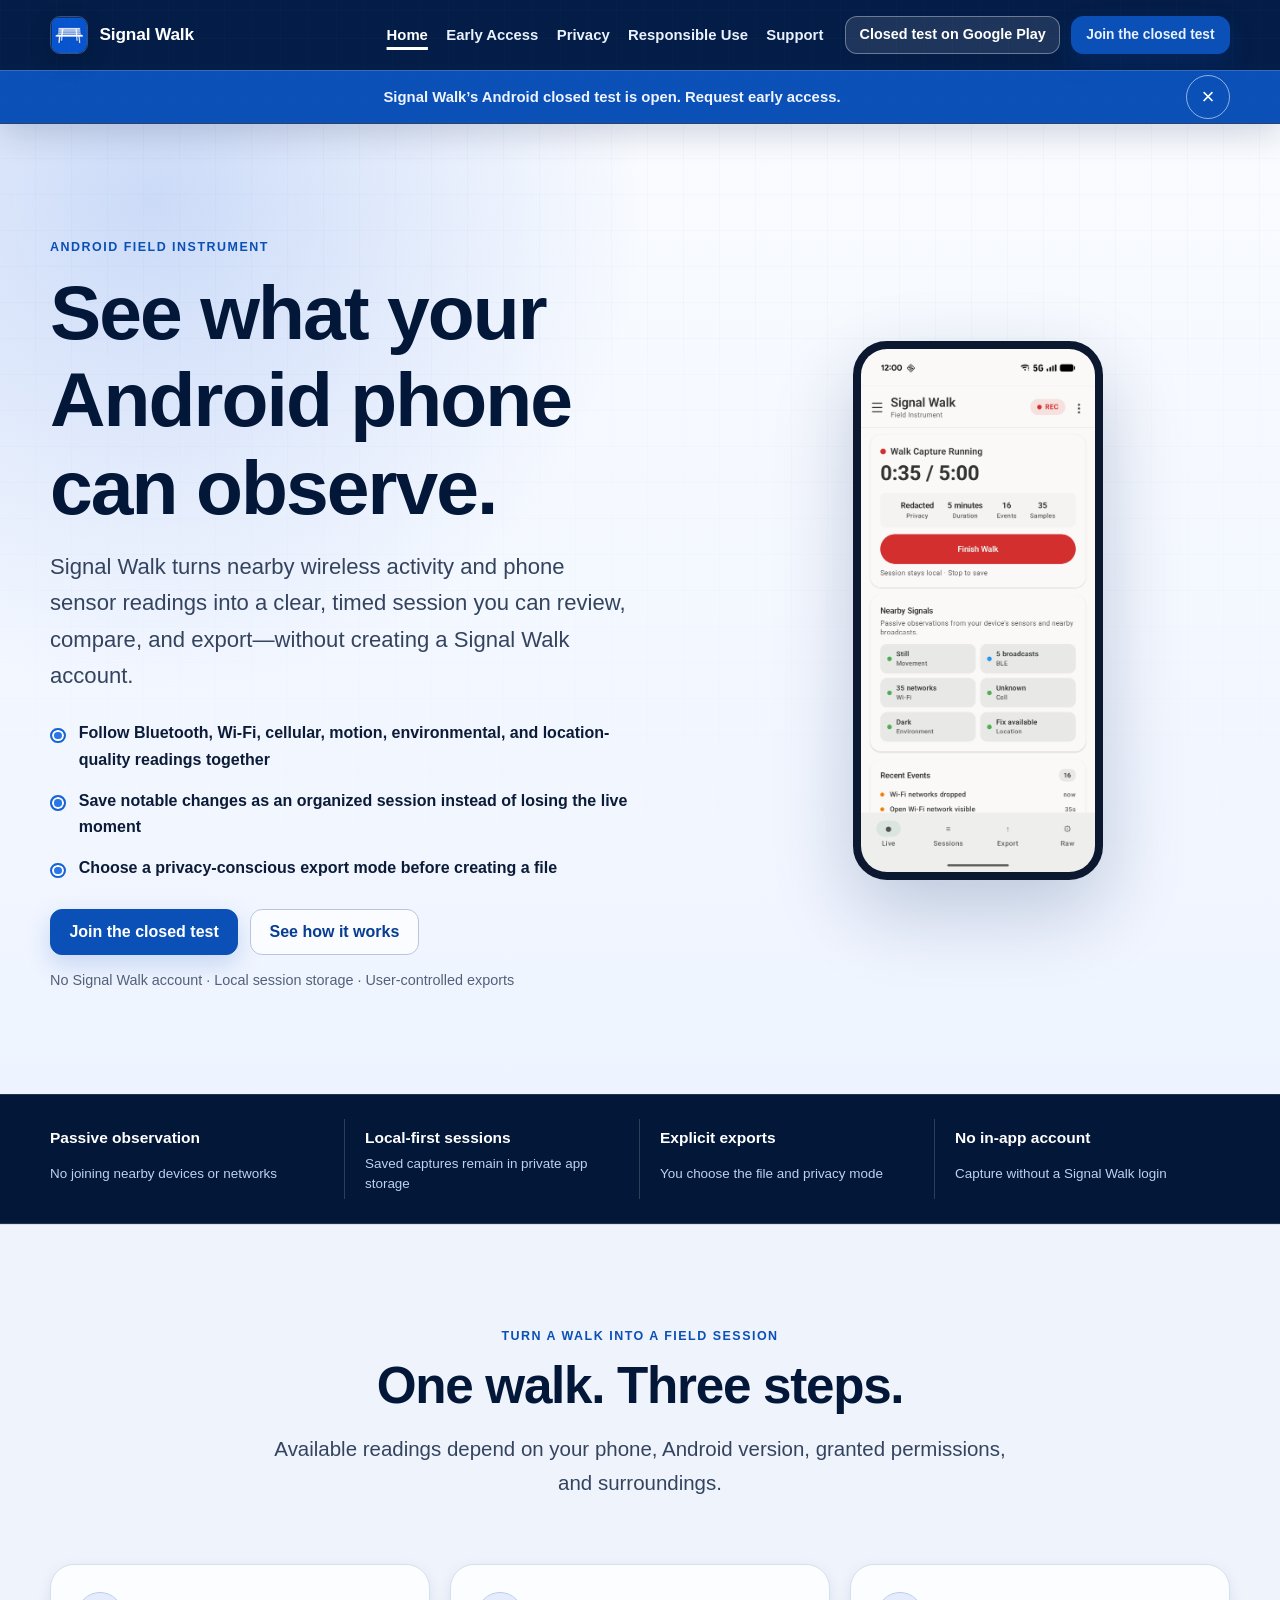
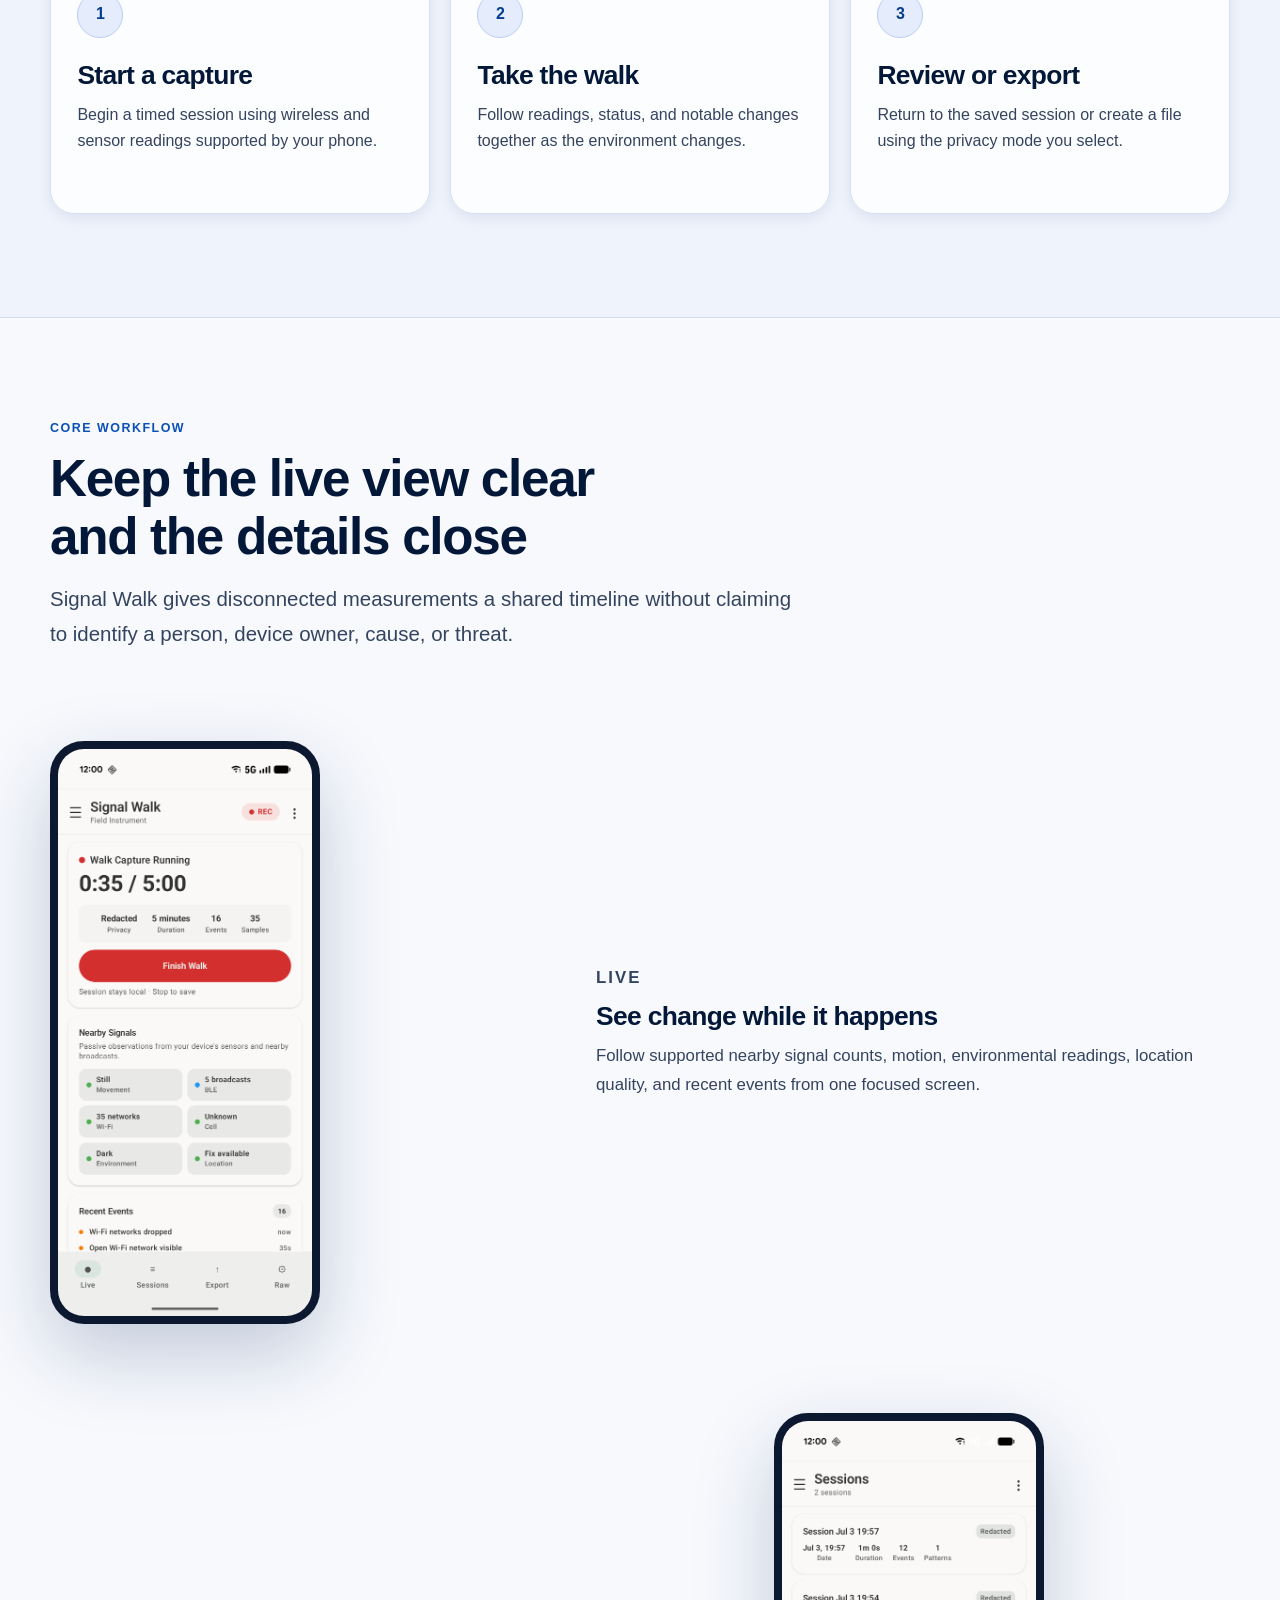
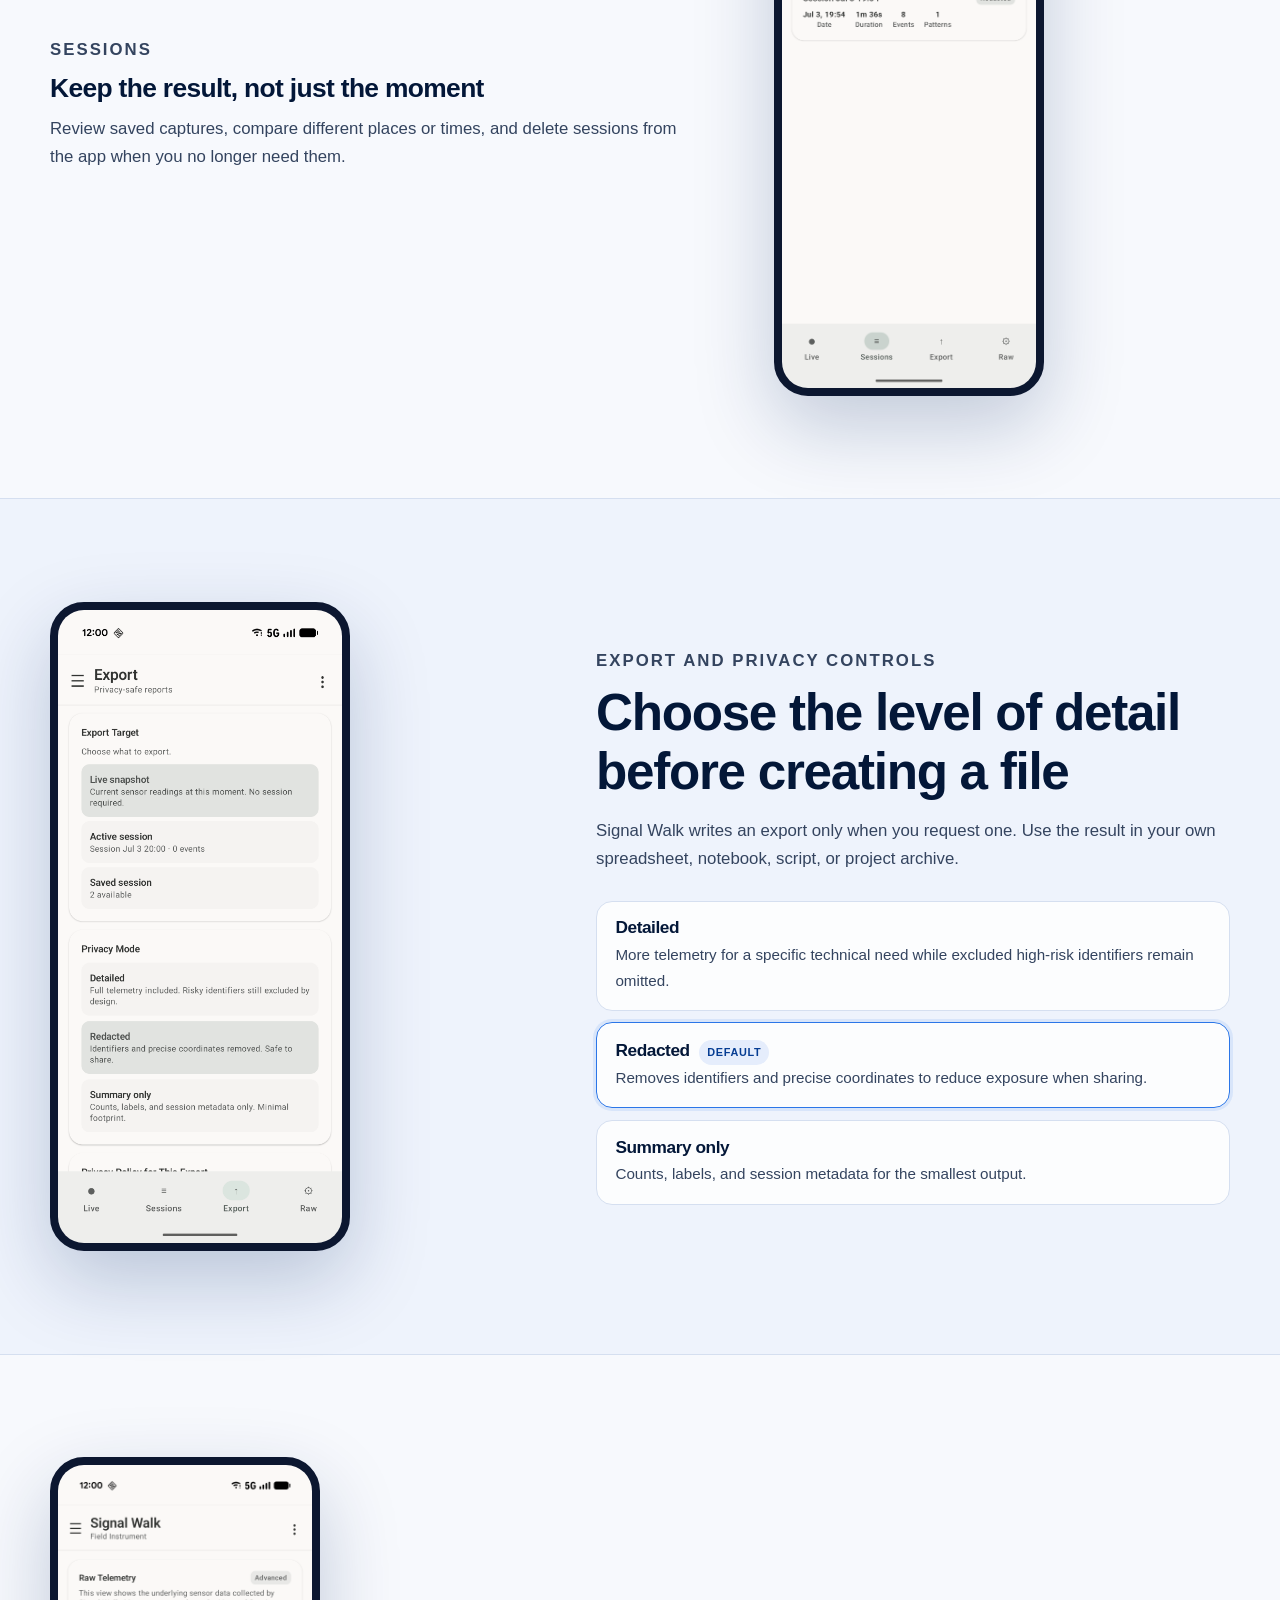
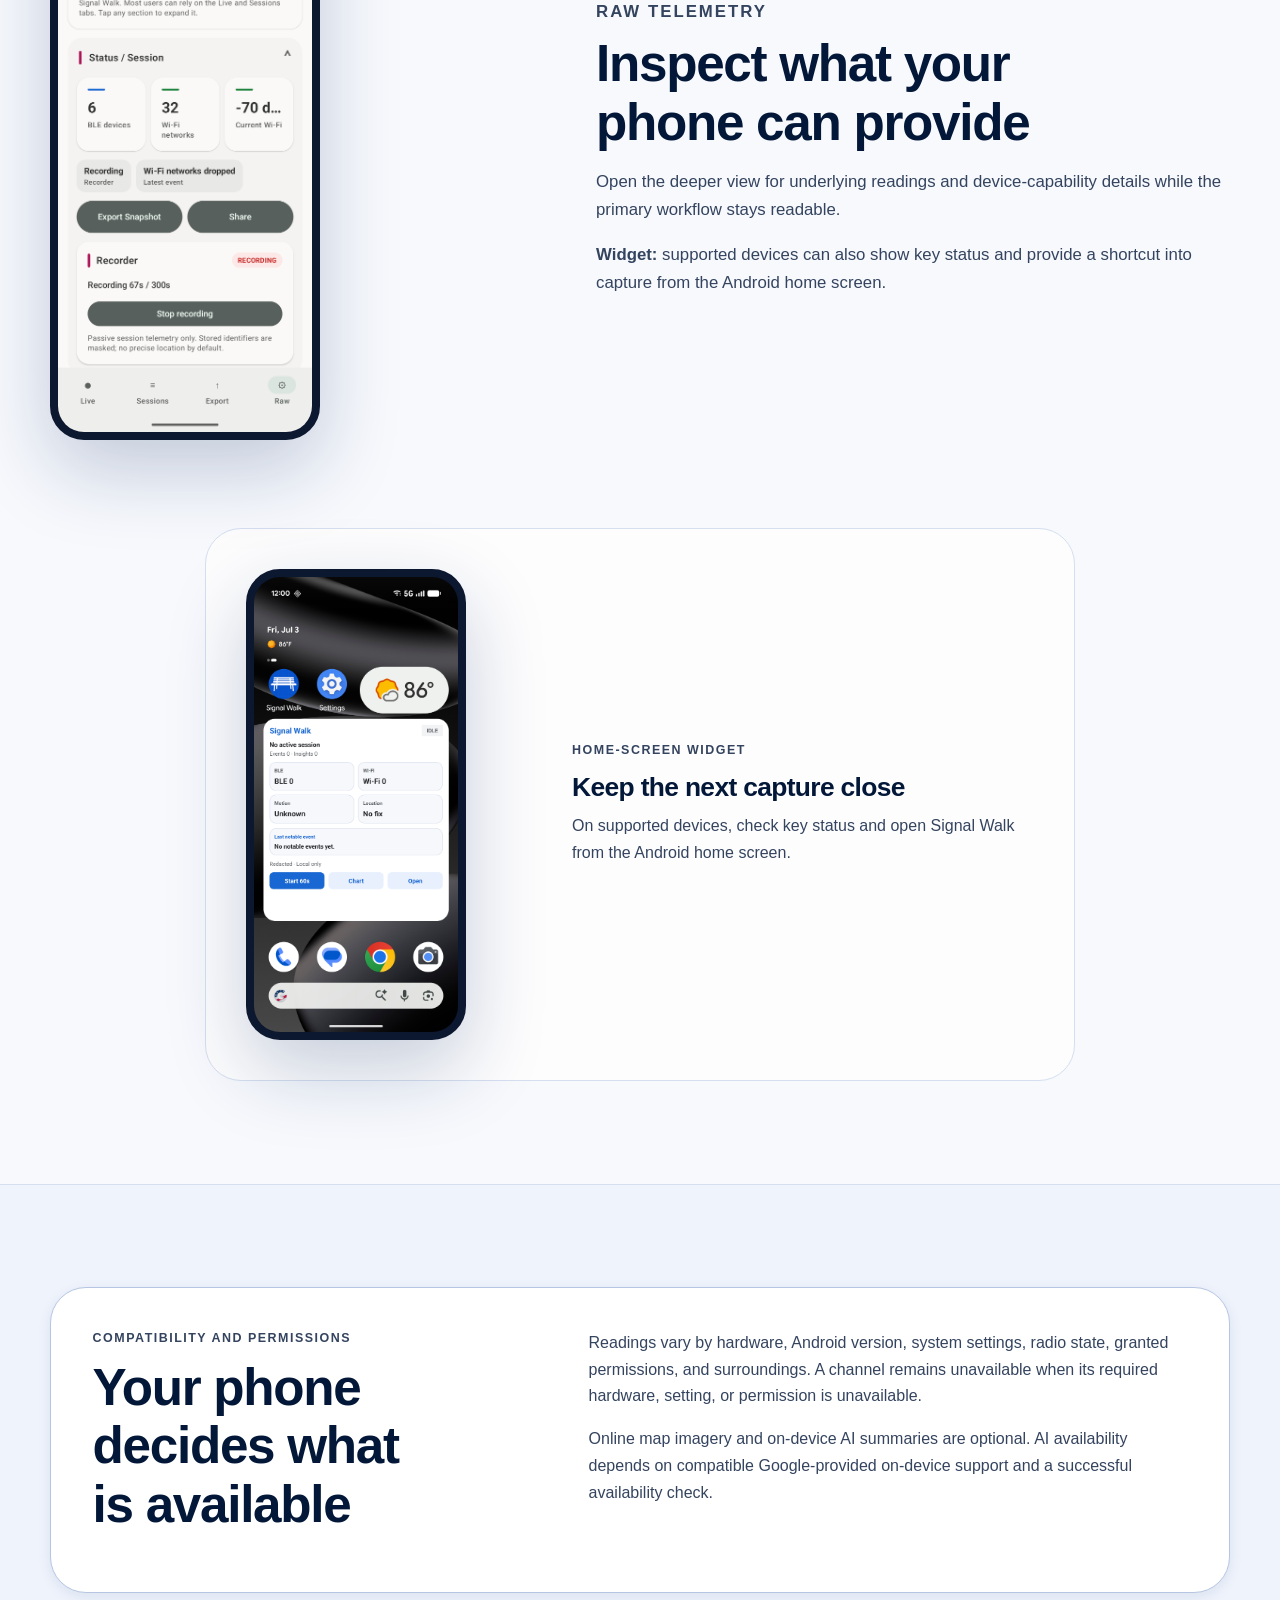
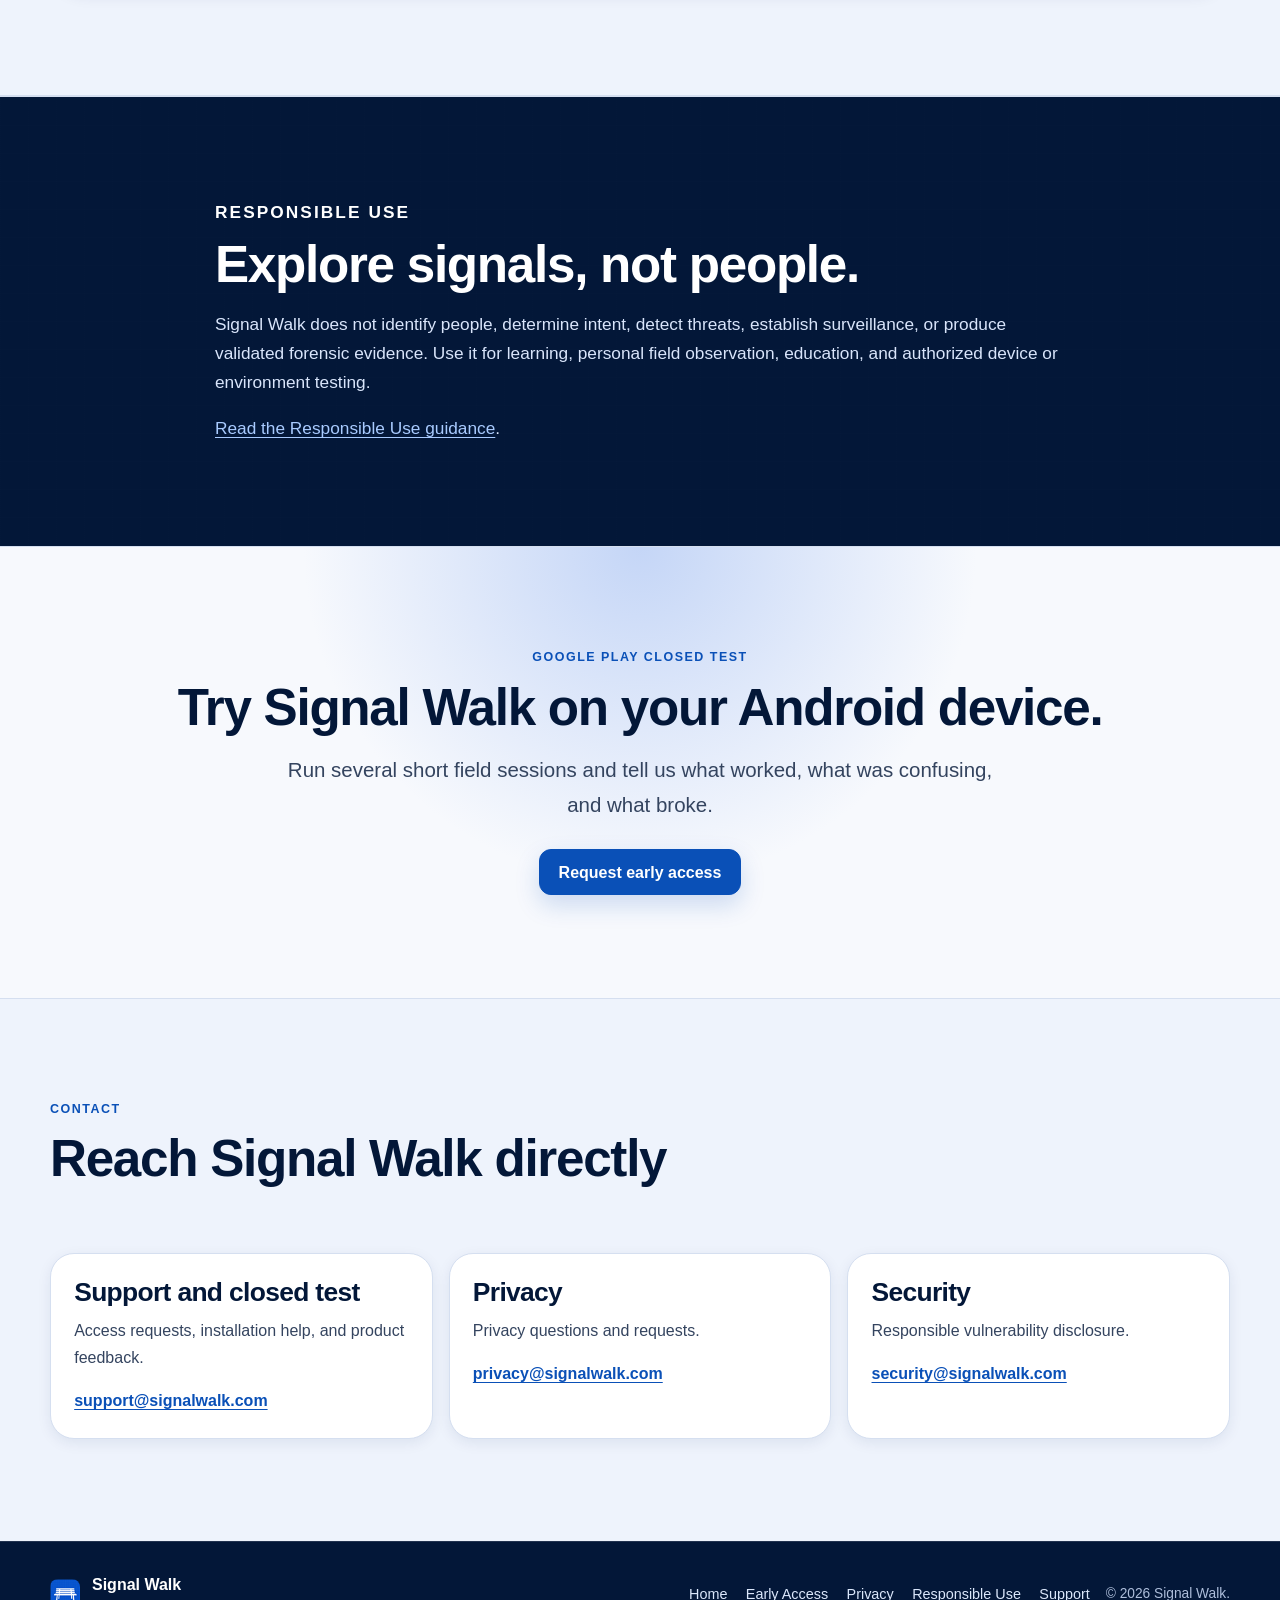
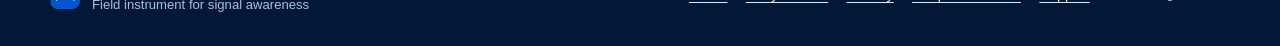
<file: index.html>
<!doctype html>
<html lang="en">
<head>
  <meta charset="utf-8">
  <meta name="viewport" content="width=device-width,initial-scale=1">
  <title>Signal Walk — Explore Android wireless and sensor readings</title>
  <meta name="description" content="Turn nearby wireless activity and Android sensor readings into organized sessions you can review, compare, and export. Request access to the Google Play closed test.">
  <link rel="canonical" href="https://signalwalk.com/">
  <meta name="theme-color" content="#063d93">
  <link rel="icon" type="image/png" href="icon-48.png">
  <link rel="apple-touch-icon" href="icon-192.png">
  <link rel="stylesheet" href="site-final.css">
  <meta property="og:type" content="website">
  <meta property="og:site_name" content="Signal Walk">
  <meta property="og:url" content="https://signalwalk.com/">
  <meta property="og:title" content="Signal Walk — See what your Android phone can observe">
  <meta property="og:description" content="Organize nearby wireless activity and Android sensor readings into sessions you can review and export.">
  <meta property="og:image" content="https://signalwalk.com/social-card.jpg">
  <meta property="og:image:width" content="1024">
  <meta property="og:image:height" content="500">
  <meta property="og:image:alt" content="Signal Walk, an Android field instrument for signal awareness">
  <meta name="twitter:card" content="summary_large_image">
  <meta name="twitter:title" content="Signal Walk — See what your Android phone can observe">
  <meta name="twitter:description" content="Organize nearby wireless activity and Android sensor readings into sessions you can review and export.">
  <meta name="twitter:image" content="https://signalwalk.com/social-card.jpg">
  <meta name="twitter:image:alt" content="Signal Walk, an Android field instrument for signal awareness">
  <script type="application/ld+json">
  {
    "@context": "https://schema.org",
    "@type": "SoftwareApplication",
    "name": "Signal Walk",
    "description": "An Android field instrument that organizes nearby wireless and sensor observations into sessions you can review, compare, and export.",
    "applicationCategory": "UtilitiesApplication",
    "operatingSystem": "Android",
    "url": "https://signalwalk.com/",
    "image": "https://signalwalk.com/social-card.jpg",
    "author": {
      "@type": "Organization",
      "name": "Signal Walk",
      "email": "developer@signalwalk.com"
    }
  }
  </script>
</head>
<body>
<a class="skip-link" href="#main">Skip to content</a>
<header class="site-header">
  <div class="header-inner">
    <a class="brand" href="./" aria-label="Signal Walk home"><img class="mark" src="icon-48.png" alt="" width="40" height="40"><span class="site-name">Signal Walk</span></a>
    <button class="nav-toggle" type="button" aria-expanded="false" aria-controls="site-nav" aria-label="Open navigation menu"><span class="bar"></span><span class="bar"></span><span class="bar"></span></button>
    <nav class="site-nav" id="site-nav" aria-label="Primary">
      <ul class="nav-links">
        <li><a href="./" aria-current="page">Home</a></li>
        <li><a href="early-access/">Early Access</a></li>
        <li><a href="privacy/">Privacy</a></li>
        <li><a href="responsible-use/">Responsible Use</a></li>
        <li><a href="#contact">Support</a></li>
      </ul>
      <div class="header-actions"><span class="header-cta badge-soon">Closed test on Google Play</span><a class="button header-signup" href="early-access/">Join the closed test</a></div>
    </nav>
  </div>
  <div class="early-access-strip" data-announcement role="region" aria-label="Early access announcement">
    <div class="header-inner early-access-strip-inner">
      <a class="early-access-strip-text" href="early-access/">Signal Walk’s Android closed test is open. Request early access.</a>
      <button class="announcement-dismiss" data-dismiss-announcement type="button" aria-label="Dismiss early access announcement">&times;</button>
    </div>
  </div>
</header>
<main id="main">
  <section class="hero">
    <div class="section-inner hero-grid">
      <div class="hero-copy-block">
        <p class="eyebrow">Android field instrument</p>
        <h1>See what your Android phone can observe.</h1>
        <p class="hero-copy">Signal Walk turns nearby wireless activity and phone sensor readings into a clear, timed session you can review, compare, and export—without creating a Signal Walk account.</p>
        <ul class="hero-list">
          <li>Follow Bluetooth, Wi-Fi, cellular, motion, environmental, and location-quality readings together</li>
          <li>Save notable changes as an organized session instead of losing the live moment</li>
          <li>Choose a privacy-conscious export mode before creating a file</li>
        </ul>
        <div class="cta-row"><a class="button" href="early-access/">Join the closed test</a><a class="button secondary" href="#how-it-works">See how it works</a></div>
        <p class="reassurance">No Signal Walk account · Local session storage · User-controlled exports</p>
      </div>
      <div class="hero-art">
        <div class="device-frame primary"><img src="screenshots/live.png" alt="Signal Walk Live screen showing an active walk capture, nearby signal counts, sensor status, and recent events" width="480" height="1071" loading="eager" fetchpriority="high"></div>
      </div>
    </div>
  </section>
  <section class="trust-strip" aria-label="Product principles">
    <div class="section-inner"><ul>
      <li><strong>Passive observation</strong><span>No joining nearby devices or networks</span></li>
      <li><strong>Local-first sessions</strong><span>Saved captures remain in private app storage</span></li>
      <li><strong>Explicit exports</strong><span>You choose the file and privacy mode</span></li>
      <li><strong>No in-app account</strong><span>Capture without a Signal Walk login</span></li>
    </ul></div>
  </section>
  <section class="sec-how band" id="how-it-works">
    <div class="section-inner">
      <div class="section-heading centered"><p class="eyebrow">Turn a walk into a field session</p><h2>One walk. Three steps.</h2><p class="section-lead">Available readings depend on your phone, Android version, granted permissions, and surroundings.</p></div>
      <ol class="steps">
        <li><span class="step-number" aria-hidden="true">1</span><h3>Start a capture</h3><p>Begin a timed session using wireless and sensor readings supported by your phone.</p></li>
        <li><span class="step-number" aria-hidden="true">2</span><h3>Take the walk</h3><p>Follow readings, status, and notable changes together as the environment changes.</p></li>
        <li><span class="step-number" aria-hidden="true">3</span><h3>Review or export</h3><p>Return to the saved session or create a file using the privacy mode you select.</p></li>
      </ol>
    </div>
  </section>
  <section class="sec-intro" id="features">
    <div class="section-inner">
      <div class="section-heading"><p class="eyebrow">Core workflow</p><h2>Keep the live view clear and the details close</h2><p class="section-lead">Signal Walk gives disconnected measurements a shared timeline without claiming to identify a person, device owner, cause, or threat.</p></div>
      <div class="feature-row">
        <div class="feature-art"><button class="thumb-button" type="button" aria-label="Open larger screenshot: Live capture" aria-haspopup="dialog" data-lightbox-src="screenshots/live.png" data-lightbox-alt="Signal Walk Live screen showing a walk capture and recent events" data-lightbox-caption="Live — nearby signals, motion, sensor status, and notable changes update in one view."><span class="device-frame"><img src="screenshots/live.png" alt="Signal Walk Live screen showing a walk capture and recent events" width="480" height="1071" loading="lazy"></span></button></div>
        <div class="feature-copy"><p class="eyebrow">Live</p><h3>See change while it happens</h3><p>Follow supported nearby signal counts, motion, environmental readings, location quality, and recent events from one focused screen.</p></div>
      </div>
      <div class="feature-row reverse">
        <div class="feature-art"><button class="thumb-button" type="button" aria-label="Open larger screenshot: Saved sessions" aria-haspopup="dialog" data-lightbox-src="screenshots/sessions.png" data-lightbox-alt="Signal Walk Sessions screen listing saved captures" data-lightbox-caption="Sessions — return to saved captures with their duration, event count, and privacy mode."><span class="device-frame"><img src="screenshots/sessions.png" alt="Signal Walk Sessions screen listing saved captures with duration, events, and privacy mode" width="480" height="1071" loading="lazy"></span></button></div>
        <div class="feature-copy"><p class="eyebrow">Sessions</p><h3>Keep the result, not just the moment</h3><p>Review saved captures, compare different places or times, and delete sessions from the app when you no longer need them.</p></div>
      </div>
    </div>
  </section>
  <section class="sec-export band">
    <div class="section-inner"><div class="feature-row">
      <div class="feature-art large"><button class="thumb-button" type="button" aria-label="Open larger screenshot: Export controls" aria-haspopup="dialog" data-lightbox-src="screenshots/export.png" data-lightbox-alt="Signal Walk Export screen showing export targets and privacy modes" data-lightbox-caption="Export — select a target and privacy mode before Signal Walk writes a file."><span class="device-frame"><img src="screenshots/export.png" alt="Signal Walk Export screen showing Detailed, Redacted, and Summary-only privacy modes" width="480" height="1071" loading="lazy"></span></button></div>
      <div class="feature-copy"><p class="eyebrow">Export and privacy controls</p><h2>Choose the level of detail before creating a file</h2><p>Signal Walk writes an export only when you request one. Use the result in your own spreadsheet, notebook, script, or project archive.</p>
        <div class="mode-stack">
          <article class="mode-card"><h3>Detailed</h3><p>More telemetry for a specific technical need while excluded high-risk identifiers remain omitted.</p></article>
          <article class="mode-card recommended"><div class="mode-heading"><h3>Redacted</h3><span class="default-tag">Default</span></div><p>Removes identifiers and precise coordinates to reduce exposure when sharing.</p></article>
          <article class="mode-card"><h3>Summary only</h3><p>Counts, labels, and session metadata for the smallest output.</p></article>
        </div>
      </div>
    </div></div>
  </section>
  <section class="sec-raw">
    <div class="section-inner"><div class="feature-row">
      <div class="feature-art"><button class="thumb-button" type="button" aria-label="Open larger screenshot: Raw telemetry" aria-haspopup="dialog" data-lightbox-src="screenshots/raw.png" data-lightbox-alt="Signal Walk Raw telemetry screen with expandable sensor sections" data-lightbox-caption="Raw — inspect status, radio, motion, environment, map, and device-capability details."><span class="device-frame"><img src="screenshots/raw.png" alt="Signal Walk Raw telemetry screen with expandable status, radio, motion, environment, map, and device sections" width="480" height="1071" loading="lazy"></span></button></div>
      <div class="feature-copy"><p class="eyebrow">Raw telemetry</p><h2>Inspect what your phone can provide</h2><p>Open the deeper view for underlying readings and device-capability details while the primary workflow stays readable.</p>
        <p><strong>Widget:</strong> supported devices can also show key status and provide a shortcut into capture from the Android home screen.</p>
      </div>
    </div></div>
    <div class="section-inner">
      <div class="more-screens">
        <button class="thumb-button" type="button" aria-label="Open larger screenshot: Home-screen widget" aria-haspopup="dialog" data-lightbox-src="screenshots/widget.png" data-lightbox-alt="Signal Walk home-screen widget showing wireless, motion, and location status" data-lightbox-caption="Widget — check key status and open capture from the Android home screen on supported devices."><span class="device-frame small"><img src="screenshots/widget.png" alt="Signal Walk home-screen widget showing Bluetooth, Wi-Fi, motion, and location status" width="480" height="1071" loading="lazy"></span></button>
        <div class="more-screens-copy"><p class="eyebrow">Home-screen widget</p><h3>Keep the next capture close</h3><p>On supported devices, check key status and open Signal Walk from the Android home screen.</p></div>
      </div>
    </div>
  </section>
  <section class="sec-compatibility band">
    <div class="section-inner compatibility-card">
      <div><p class="eyebrow">Compatibility and permissions</p><h2>Your phone decides what is available</h2></div>
      <div><p>Readings vary by hardware, Android version, system settings, radio state, granted permissions, and surroundings. A channel remains unavailable when its required hardware, setting, or permission is unavailable.</p><p>Online map imagery and on-device AI summaries are optional. AI availability depends on compatible Google-provided on-device support and a successful availability check.</p></div>
    </div>
  </section>
  <section class="sec-capability band">
    <div class="section-inner prose wide-prose"><p class="eyebrow">Responsible use</p><h2>Explore signals, not people.</h2><p>Signal Walk does not identify people, determine intent, detect threats, establish surveillance, or produce validated forensic evidence. Use it for learning, personal field observation, education, and authorized device or environment testing.</p><p><a class="text-link" href="responsible-use/">Read the Responsible Use guidance</a>.</p></div>
  </section>
  <section class="closing-cta">
    <div class="section-inner"><p class="eyebrow">Google Play closed test</p><h2>Try Signal Walk on your Android device.</h2><p class="section-lead">Run several short field sessions and tell us what worked, what was confusing, and what broke.</p><div class="cta-row centered-row"><a class="button" href="early-access/">Request early access</a></div></div>
  </section>
  <section class="sec-contact" id="contact">
    <div class="section-inner"><div class="section-heading"><p class="eyebrow">Contact</p><h2>Reach Signal Walk directly</h2></div>
      <div class="contact-grid">
        <article class="contact-card"><h3>Support and closed test</h3><p>Access requests, installation help, and product feedback.</p><a href="mailto:support@signalwalk.com">support@signalwalk.com</a></article>
        <article class="contact-card"><h3>Privacy</h3><p>Privacy questions and requests.</p><a href="mailto:privacy@signalwalk.com">privacy@signalwalk.com</a></article>
        <article class="contact-card"><h3>Security</h3><p>Responsible vulnerability disclosure.</p><a href="mailto:security@signalwalk.com">security@signalwalk.com</a></article>
      </div>
    </div>
  </section>
</main>
<footer class="site-footer"><div class="footer-inner">
  <div class="footer-brand"><img src="icon-48.png" alt="" width="30" height="30"><div class="footer-brand-text"><strong>Signal Walk</strong><span>Field instrument for signal awareness</span></div></div>
  <ul class="footer-links"><li><a href="./">Home</a></li><li><a href="early-access/">Early Access</a></li><li><a href="privacy/">Privacy</a></li><li><a href="responsible-use/">Responsible Use</a></li><li><a href="#contact">Support</a></li></ul>
  <p class="footer-copyright">&copy; 2026 Signal Walk.</p>
</div></footer>
<dialog class="lightbox" id="lightbox" aria-label="Screenshot preview" aria-describedby="lightbox-caption">
  <div class="lightbox-inner"><button class="lightbox-close" type="button" id="lightbox-close" aria-label="Close screenshot preview">&times;</button><img id="lightbox-img" src="[data-uri]" alt=""><p class="lightbox-caption" id="lightbox-caption"></p></div>
</dialog>
<script src="assets/site-final.js" defer></script>
</body>
</html>
</file>
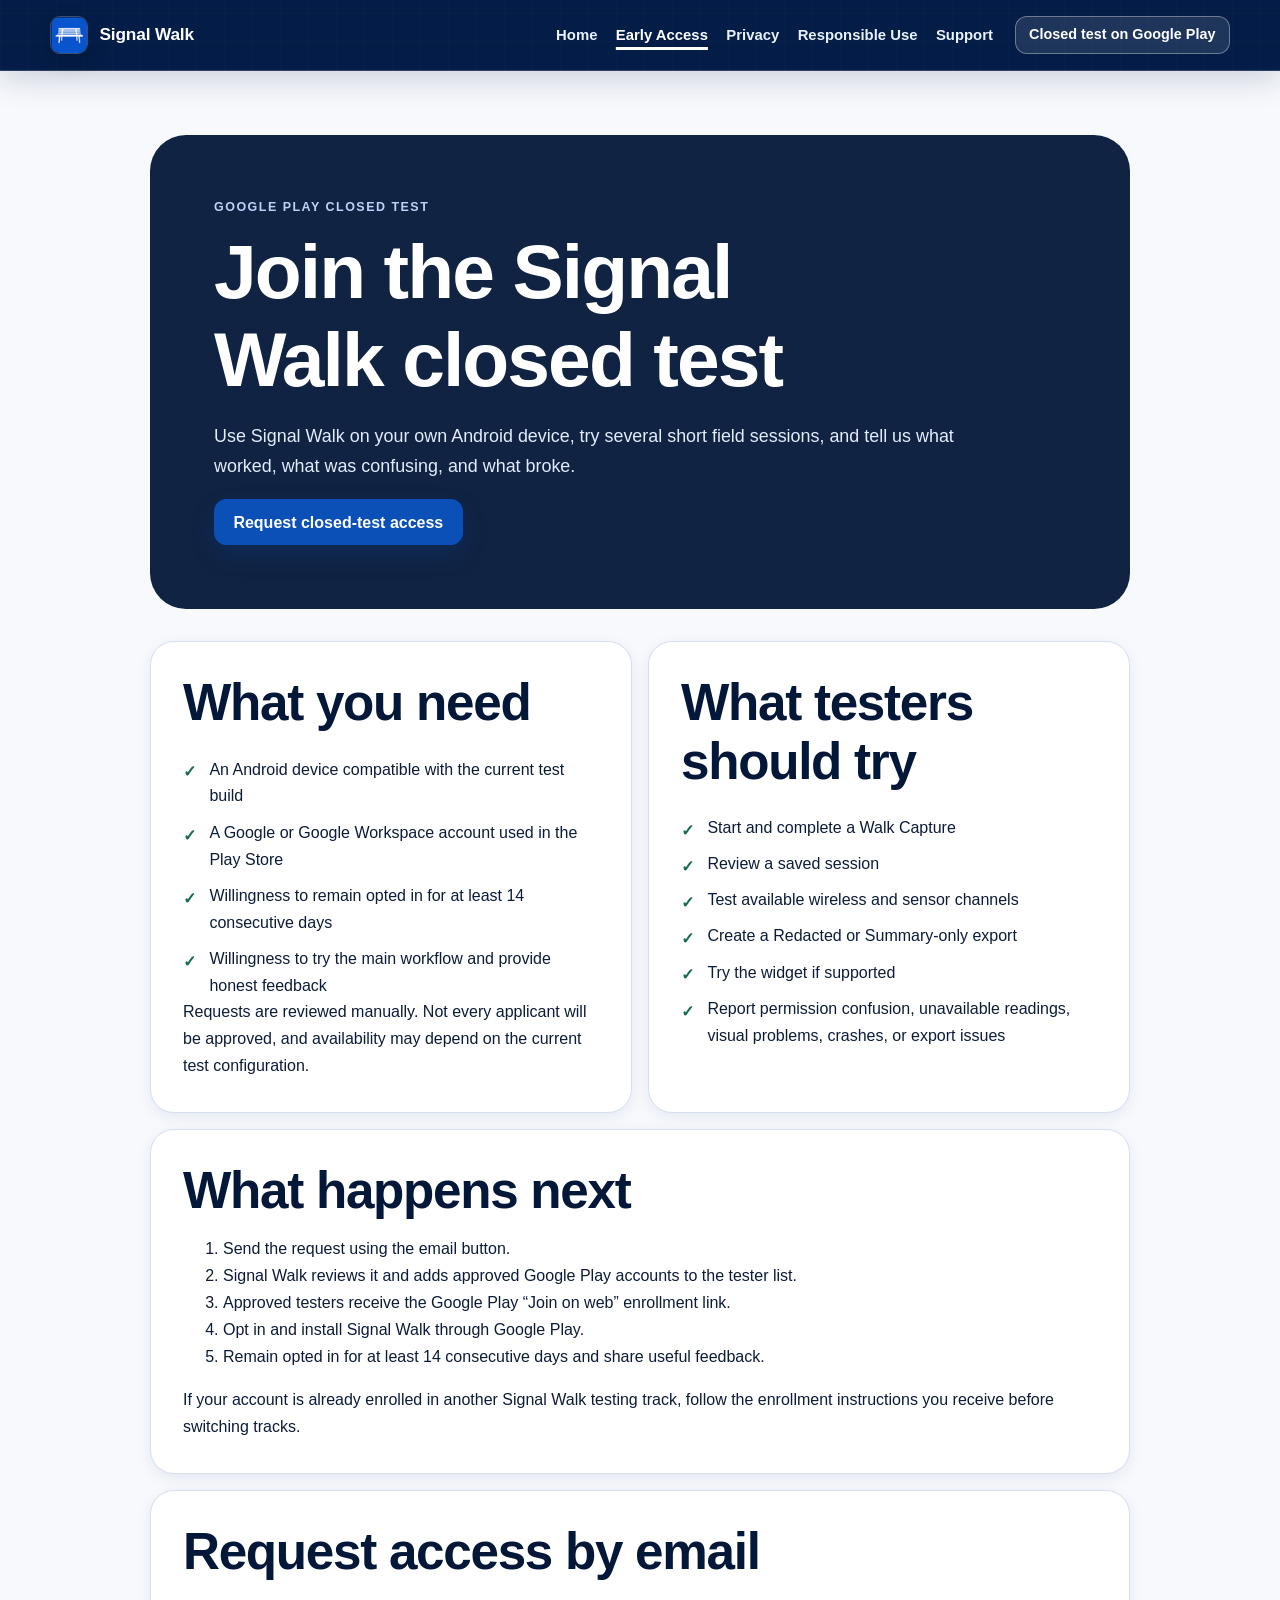
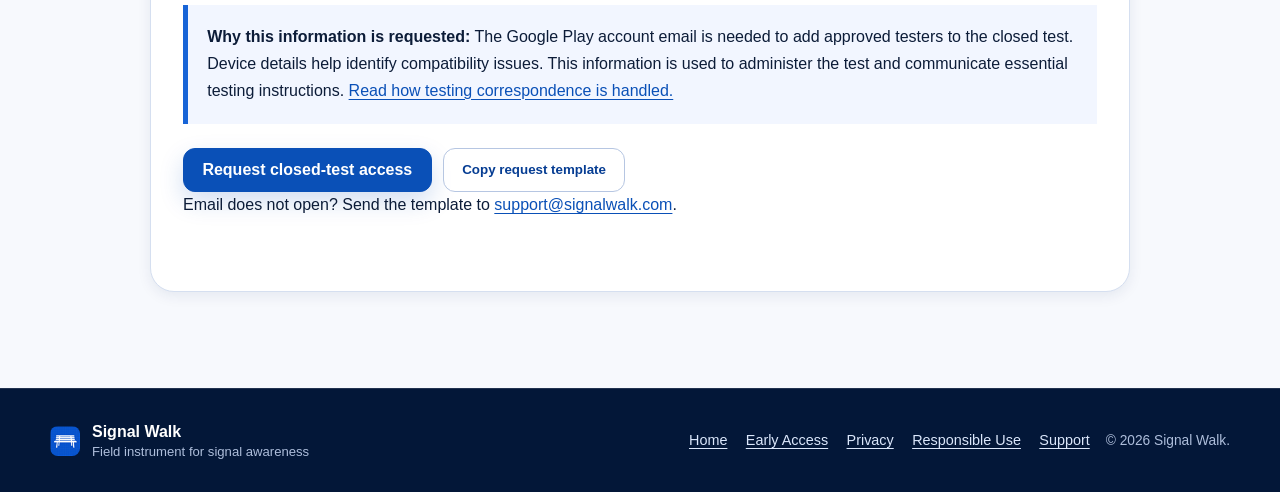
<file: early-access/index.html>
<!doctype html>
<html lang="en">
<head>
  <meta charset="utf-8"><meta name="viewport" content="width=device-width,initial-scale=1">
  <title>Join the Signal Walk Google Play closed test</title>
  <meta name="description" content="Request access to the Signal Walk Android closed test on Google Play and help test captures, sessions, sensors, exports, permissions, and accessibility.">
  <link rel="canonical" href="https://signalwalk.com/early-access/"><meta name="theme-color" content="#063d93">
  <link rel="icon" type="image/png" href="../icon-48.png"><link rel="apple-touch-icon" href="../icon-192.png"><link rel="stylesheet" href="../site-final.css">
  <meta property="og:type" content="website"><meta property="og:site_name" content="Signal Walk"><meta property="og:url" content="https://signalwalk.com/early-access/">
  <meta property="og:title" content="Join the Signal Walk Google Play closed test"><meta property="og:description" content="Use Signal Walk on your Android device and provide practical feedback.">
  <meta property="og:image" content="https://signalwalk.com/social-card.jpg"><meta property="og:image:width" content="1024"><meta property="og:image:height" content="500"><meta property="og:image:alt" content="Signal Walk, an Android field instrument for signal awareness">
  <meta name="twitter:card" content="summary_large_image"><meta name="twitter:title" content="Join the Signal Walk Google Play closed test"><meta name="twitter:description" content="Use Signal Walk on your Android device and provide practical feedback."><meta name="twitter:image" content="https://signalwalk.com/social-card.jpg"><meta name="twitter:image:alt" content="Signal Walk, an Android field instrument for signal awareness">
</head>
<body>
<a class="skip-link" href="#main">Skip to content</a>
<header class="site-header"><div class="header-inner">
  <a class="brand" href="../" aria-label="Signal Walk home"><img class="mark" src="../icon-48.png" alt="" width="40" height="40"><span class="site-name">Signal Walk</span></a>
  <button class="nav-toggle" type="button" aria-expanded="false" aria-controls="site-nav" aria-label="Open navigation menu"><span class="bar"></span><span class="bar"></span><span class="bar"></span></button>
  <nav class="site-nav" id="site-nav" aria-label="Primary"><ul class="nav-links"><li><a href="../">Home</a></li><li><a href="./" aria-current="page">Early Access</a></li><li><a href="../privacy/">Privacy</a></li><li><a href="../responsible-use/">Responsible Use</a></li><li><a href="mailto:support@signalwalk.com">Support</a></li></ul><span class="header-cta badge-soon">Closed test on Google Play</span></nav>
</div></header>
<main class="early-access-page" id="main">
  <section class="early-access-hero" aria-labelledby="title"><p class="eyebrow">Google Play closed test</p><h1 id="title">Join the Signal Walk closed test</h1><p>Use Signal Walk on your own Android device, try several short field sessions, and tell us what worked, what was confusing, and what broke.</p><a class="button" href="#request">Request closed-test access</a></section>
  <div class="early-access-sections">
    <section class="early-access-card"><h2>What you need</h2><ul class="check-list compact"><li>An Android device compatible with the current test build</li><li>A Google or Google Workspace account used in the Play Store</li><li>Willingness to remain opted in for at least 14 consecutive days</li><li>Willingness to try the main workflow and provide honest feedback</li></ul><p>Requests are reviewed manually. Not every applicant will be approved, and availability may depend on the current test configuration.</p></section>
    <section class="early-access-card"><h2>What testers should try</h2><ul class="check-list compact"><li>Start and complete a Walk Capture</li><li>Review a saved session</li><li>Test available wireless and sensor channels</li><li>Create a Redacted or Summary-only export</li><li>Try the widget if supported</li><li>Report permission confusion, unavailable readings, visual problems, crashes, or export issues</li></ul></section>
    <section class="early-access-card full"><h2>What happens next</h2><ol><li>Send the request using the email button.</li><li>Signal Walk reviews it and adds approved Google Play accounts to the tester list.</li><li>Approved testers receive the Google Play “Join on web” enrollment link.</li><li>Opt in and install Signal Walk through Google Play.</li><li>Remain opted in for at least 14 consecutive days and share useful feedback.</li></ol><p>If your account is already enrolled in another Signal Walk testing track, follow the enrollment instructions you receive before switching tracks.</p></section>
    <section class="early-access-card full" id="request"><h2>Request access by email</h2>
      <div class="privacy-callout"><p><strong>Why this information is requested:</strong> The Google Play account email is needed to add approved testers to the closed test. Device details help identify compatibility issues. This information is used to administer the test and communicate essential testing instructions. <a href="../privacy/#website-email">Read how testing correspondence is handled.</a></p></div>
      <div class="early-access-actions">
        <a class="button" href="mailto:support@signalwalk.com?subject=Signal%20Walk%20closed%20test%20request&amp;body=Hi%2C%0A%0AI%20would%20like%20to%20join%20the%20Signal%20Walk%20Google%20Play%20closed%20test.%0A%0APreferred%20name%3A%0AGoogle%20Play%20account%20email%3A%0AAndroid%20device%3A%0AAndroid%20version%3A%0ACountry%2Fregion%3A%0A%0AI%20understand%20that%20I%20should%20remain%20opted%20in%20for%20at%20least%2014%20consecutive%20days%2C%20try%20the%20app%27s%20core%20features%2C%20and%20provide%20brief%20feedback.%0A%0AYou%20may%20email%20me%20closed-test%20access%20instructions%20and%20essential%20testing%20follow-ups.%0A%0AOptional%20testing%20interests%20or%20accessibility%20needs%3A%0A%0AThanks.">Request closed-test access</a>
        <button class="button secondary" type="button" data-copy-template>Copy request template</button>
      </div>
      <p class="fallback-email">Email does not open? Send the template to <a href="mailto:support@signalwalk.com">support@signalwalk.com</a>.</p>
      <p class="copy-status" id="copy-status" aria-live="polite"></p>
      <textarea class="template-field" id="request-template" hidden readonly aria-label="Closed-test request template">Hi,

I would like to join the Signal Walk Google Play closed test.

Preferred name:
Google Play account email:
Android device:
Android version:
Country/region:

I understand that I should remain opted in for at least 14 consecutive days, try the app's core features, and provide brief feedback.

You may email me closed-test access instructions and essential testing follow-ups.

Optional testing interests or accessibility needs:

Thanks.</textarea>
      <noscript><p>Copy this information into an email: preferred name, Google Play account email, Android device and version, country/region, and any optional testing interests or accessibility needs.</p></noscript>
    </section>
  </div>
</main>
<footer class="site-footer"><div class="footer-inner"><div class="footer-brand"><img src="../icon-48.png" alt="" width="30" height="30"><div class="footer-brand-text"><strong>Signal Walk</strong><span>Field instrument for signal awareness</span></div></div><ul class="footer-links"><li><a href="../">Home</a></li><li><a href="./">Early Access</a></li><li><a href="../privacy/">Privacy</a></li><li><a href="../responsible-use/">Responsible Use</a></li><li><a href="mailto:support@signalwalk.com">Support</a></li></ul><p class="footer-copyright">&copy; 2026 Signal Walk.</p></div></footer>
<script src="../assets/site-final.js" defer></script>
</body></html>
</file>
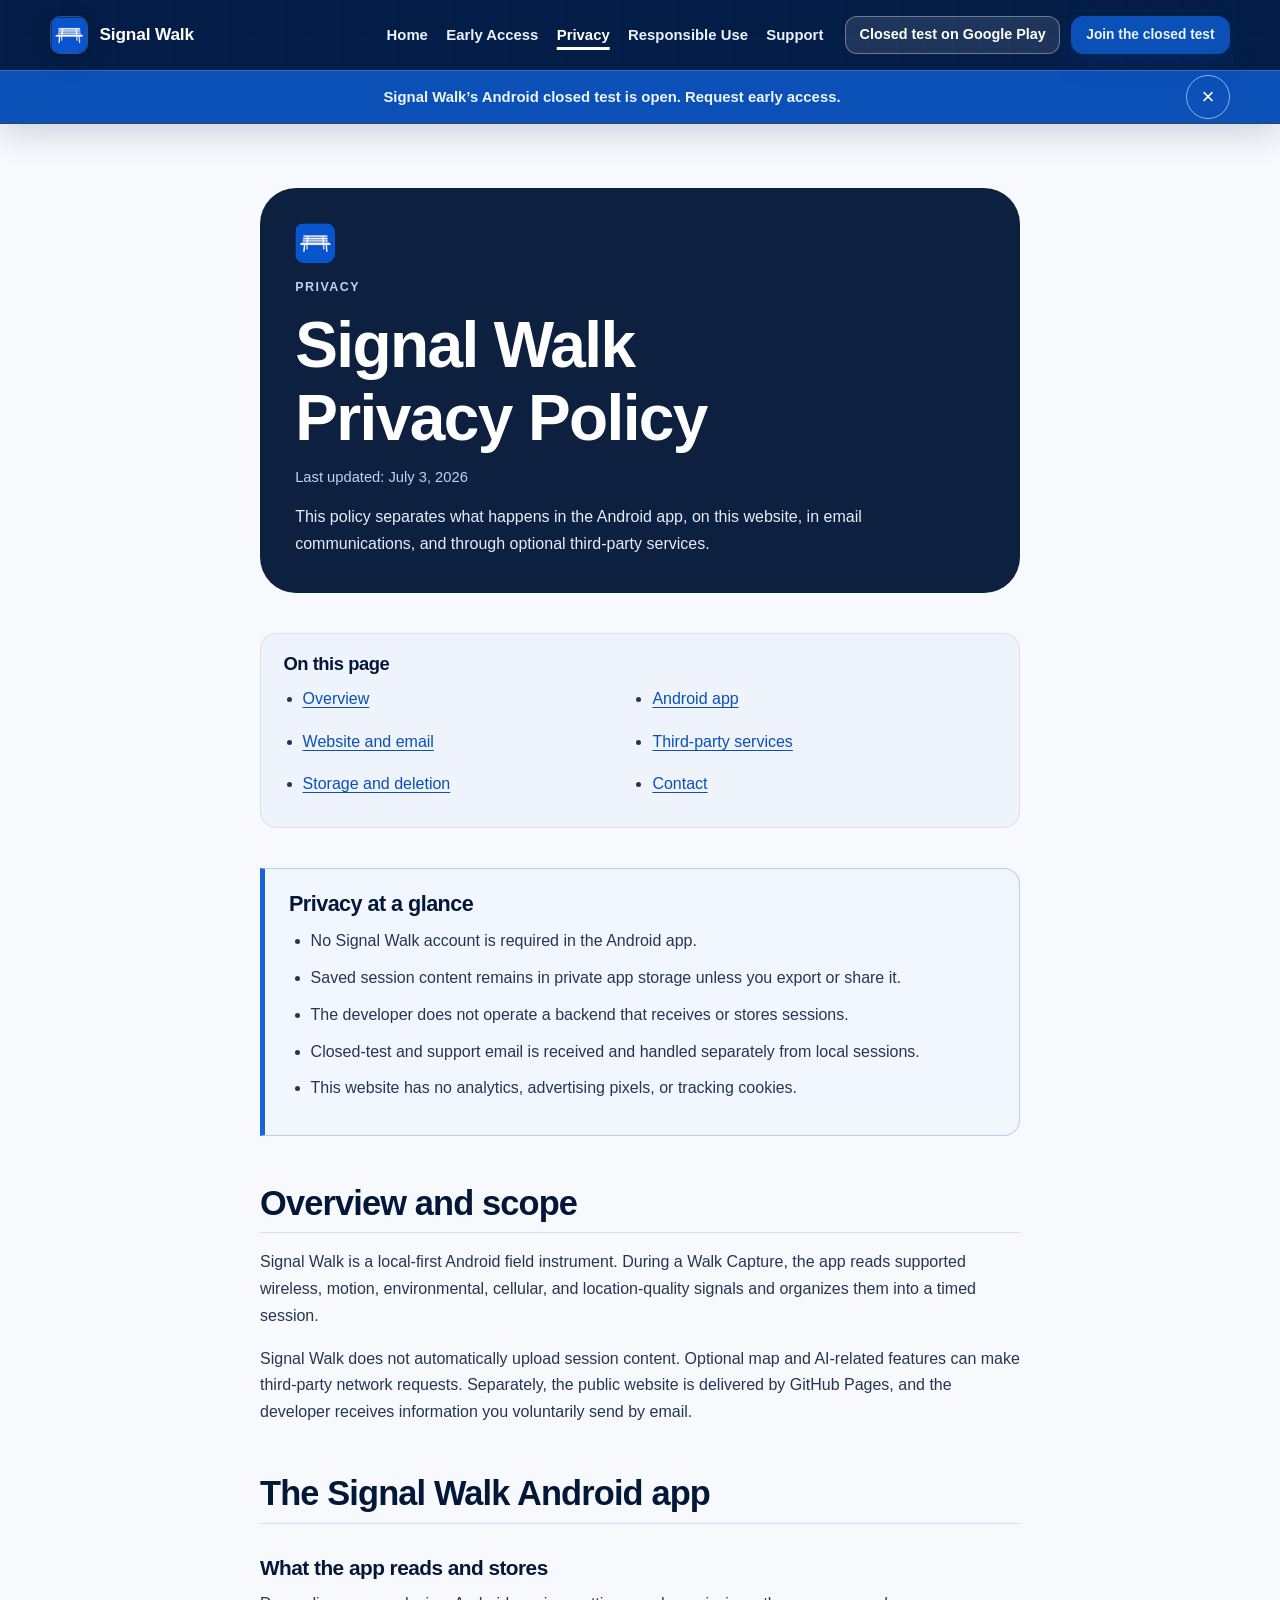
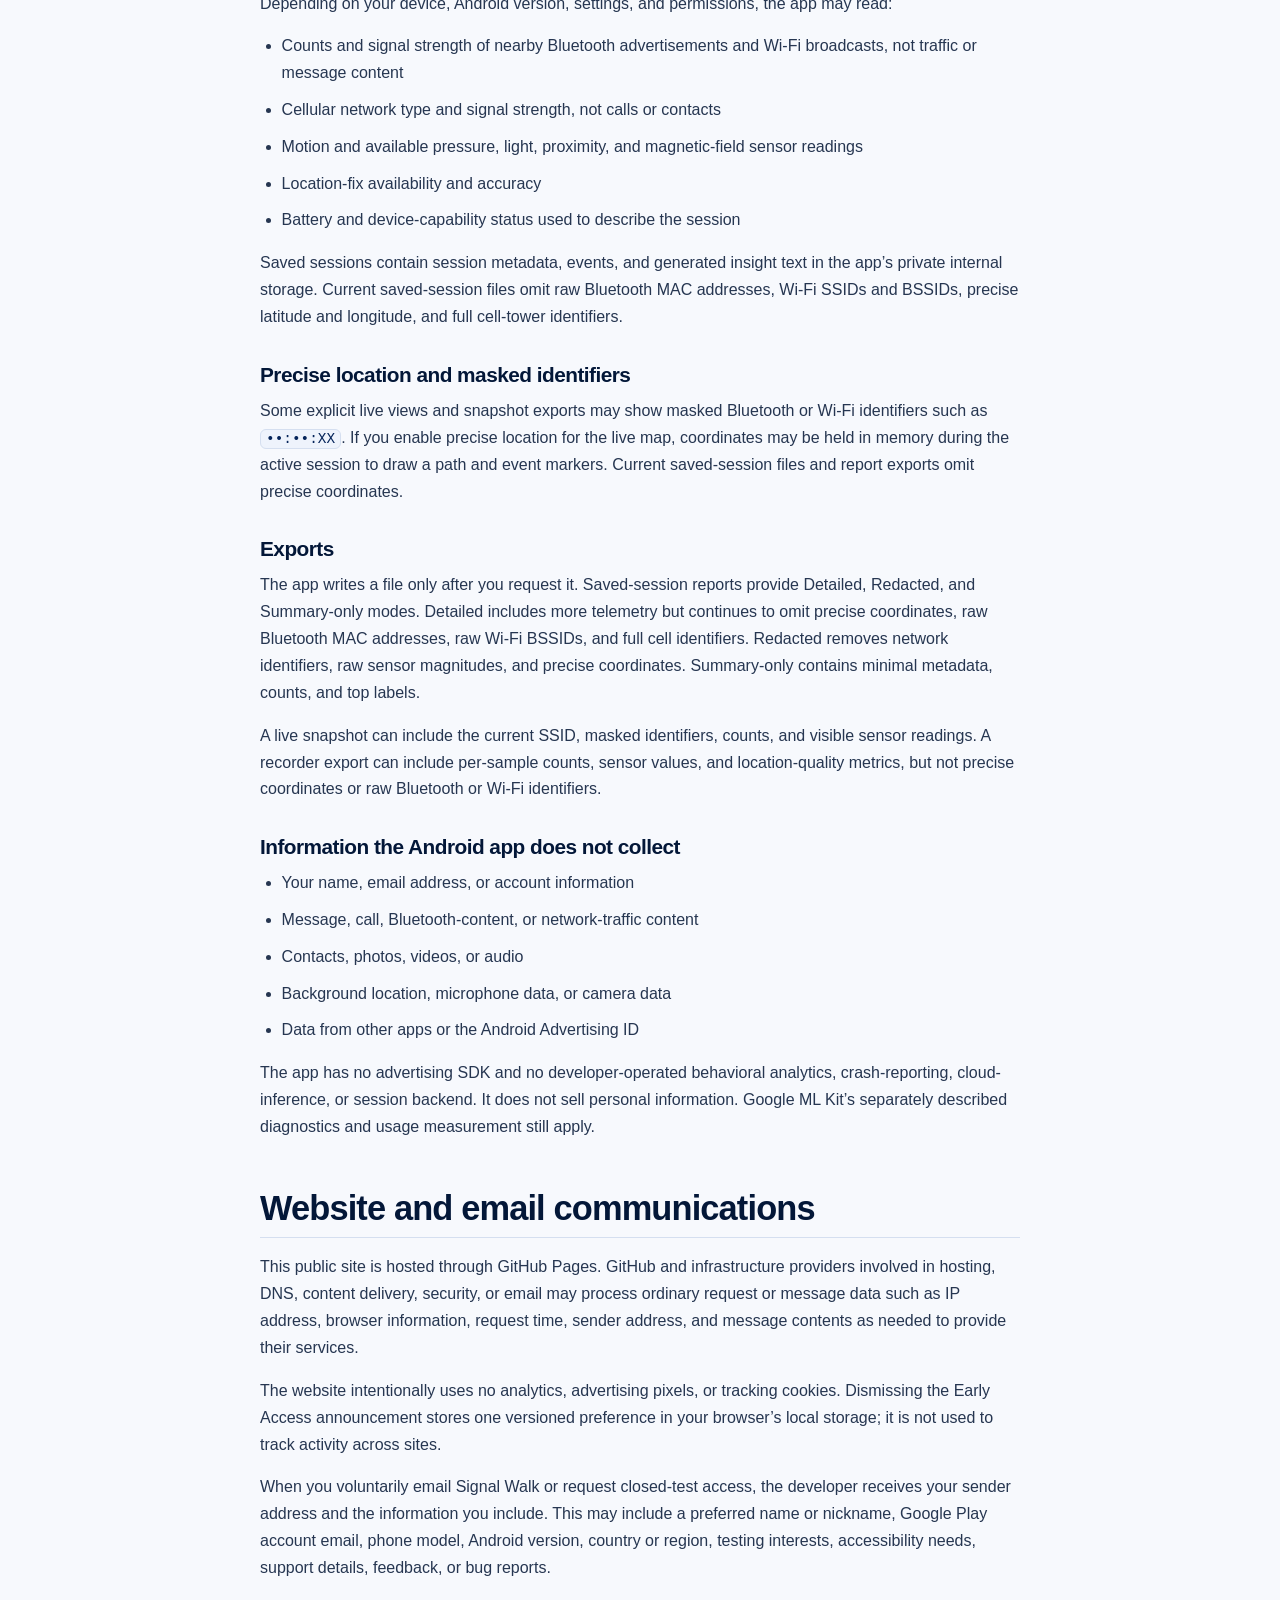
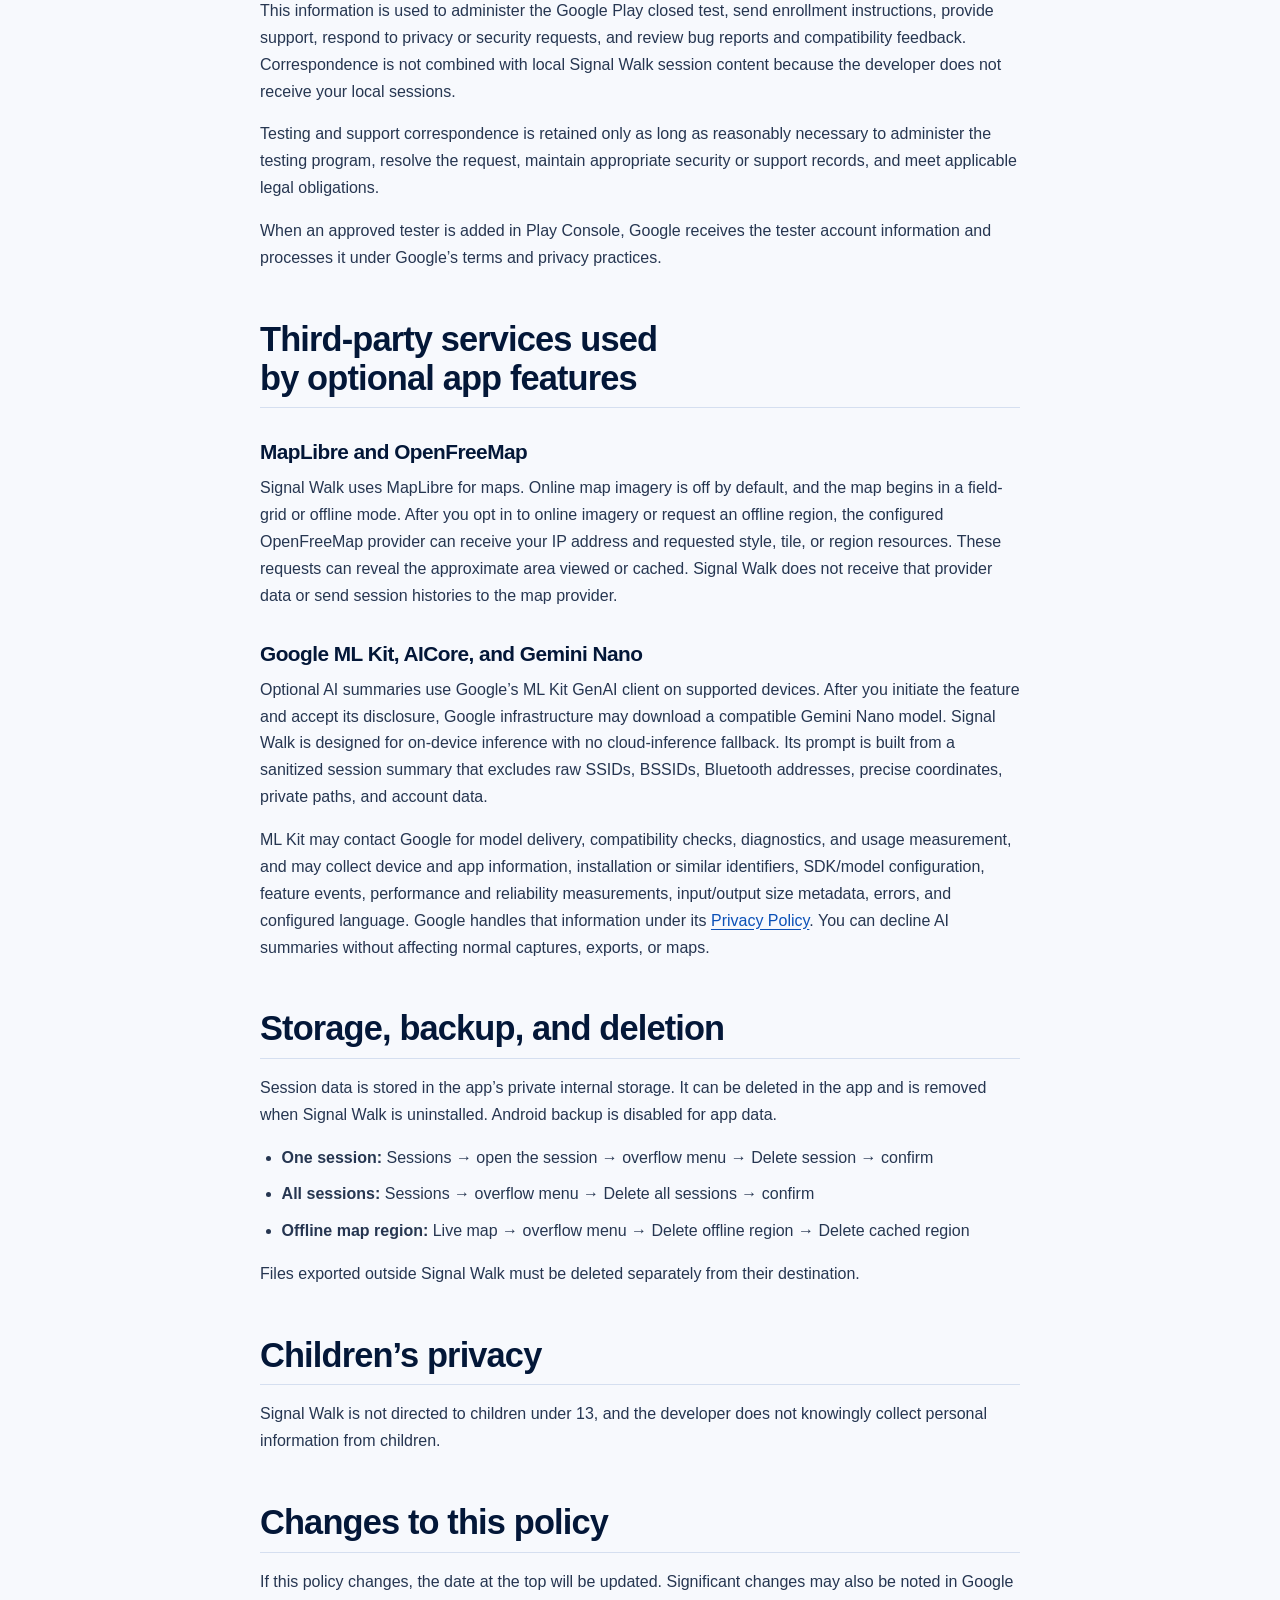
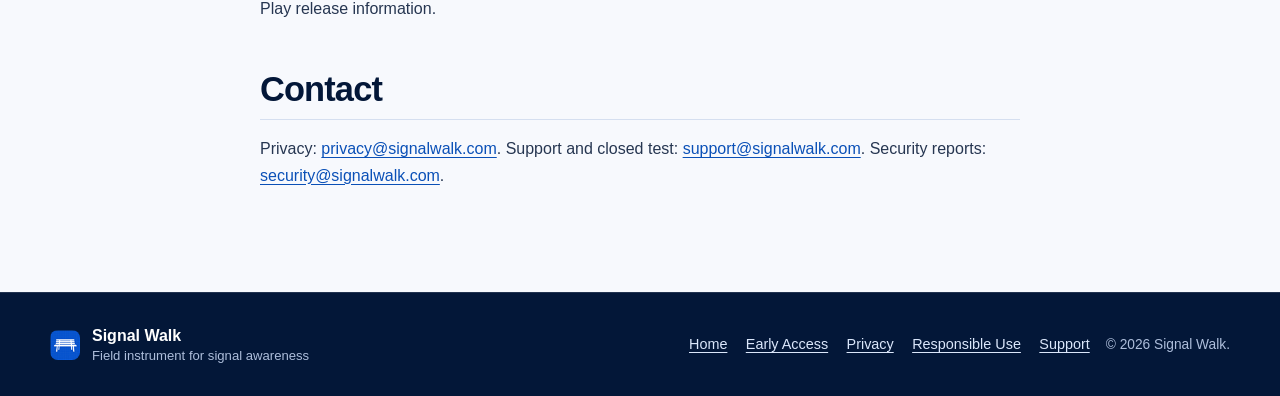
<file: privacy/index.html>
<!doctype html>
<html lang="en">
<head>
  <meta charset="utf-8"><meta name="viewport" content="width=device-width,initial-scale=1">
  <title>Signal Walk Privacy Policy</title>
  <meta name="description" content="How the Signal Walk Android app, public website, email communications, optional maps, and on-device AI features handle information.">
  <link rel="canonical" href="https://signalwalk.com/privacy/"><meta name="theme-color" content="#063d93">
  <link rel="icon" type="image/png" href="../icon-48.png"><link rel="apple-touch-icon" href="../icon-192.png"><link rel="stylesheet" href="../site-final.css">
  <meta property="og:type" content="website"><meta property="og:site_name" content="Signal Walk"><meta property="og:url" content="https://signalwalk.com/privacy/"><meta property="og:title" content="Signal Walk Privacy Policy"><meta property="og:description" content="How the app, website, email communications, maps, and on-device AI features handle information."><meta property="og:image" content="https://signalwalk.com/social-card.jpg"><meta property="og:image:width" content="1024"><meta property="og:image:height" content="500"><meta property="og:image:alt" content="Signal Walk, an Android field instrument for signal awareness">
  <meta name="twitter:card" content="summary_large_image"><meta name="twitter:title" content="Signal Walk Privacy Policy"><meta name="twitter:description" content="How the app, website, email communications, maps, and on-device AI features handle information."><meta name="twitter:image" content="https://signalwalk.com/social-card.jpg"><meta name="twitter:image:alt" content="Signal Walk, an Android field instrument for signal awareness">
</head>
<body>
<a class="skip-link" href="#main">Skip to content</a>
<header class="site-header"><div class="header-inner">
  <a class="brand" href="../" aria-label="Signal Walk home"><img class="mark" src="../icon-48.png" alt="" width="40" height="40"><span class="site-name">Signal Walk</span></a>
  <button class="nav-toggle" type="button" aria-expanded="false" aria-controls="site-nav" aria-label="Open navigation menu"><span class="bar"></span><span class="bar"></span><span class="bar"></span></button>
  <nav class="site-nav" id="site-nav" aria-label="Primary"><ul class="nav-links"><li><a href="../">Home</a></li><li><a href="../early-access/">Early Access</a></li><li><a href="./" aria-current="page">Privacy</a></li><li><a href="../responsible-use/">Responsible Use</a></li><li><a href="mailto:support@signalwalk.com">Support</a></li></ul><div class="header-actions"><span class="header-cta badge-soon">Closed test on Google Play</span><a class="button header-signup" href="../early-access/">Join the closed test</a></div></nav>
</div>
<div class="early-access-strip" data-announcement role="region" aria-label="Early access announcement"><div class="header-inner early-access-strip-inner"><a class="early-access-strip-text" href="../early-access/">Signal Walk’s Android closed test is open. Request early access.</a><button class="announcement-dismiss" data-dismiss-announcement type="button" aria-label="Dismiss early access announcement">&times;</button></div></div>
</header>
<main class="legal" id="main">
  <header class="legal-masthead"><img class="mark" src="../icon-48.png" alt="" width="40" height="40"><p class="eyebrow">Privacy</p><h1>Signal Walk Privacy Policy</h1><p class="updated">Last updated: July 3, 2026</p><p>This policy separates what happens in the Android app, on this website, in email communications, and through optional third-party services.</p></header>
  <nav class="toc" aria-labelledby="toc-title"><h2 id="toc-title">On this page</h2><ul><li><a href="#overview">Overview</a></li><li><a href="#android-app">Android app</a></li><li><a href="#website-email">Website and email</a></li><li><a href="#third-parties">Third-party services</a></li><li><a href="#storage-deletion">Storage and deletion</a></li><li><a href="#contact">Contact</a></li></ul></nav>
  <aside class="legal-summary" aria-labelledby="glance"><h2 id="glance">Privacy at a glance</h2><ul><li>No Signal Walk account is required in the Android app.</li><li>Saved session content remains in private app storage unless you export or share it.</li><li>The developer does not operate a backend that receives or stores sessions.</li><li>Closed-test and support email is received and handled separately from local sessions.</li><li>This website has no analytics, advertising pixels, or tracking cookies.</li></ul></aside>

  <section id="overview"><h2>Overview and scope</h2><p>Signal Walk is a local-first Android field instrument. During a Walk Capture, the app reads supported wireless, motion, environmental, cellular, and location-quality signals and organizes them into a timed session.</p><p>Signal Walk does not automatically upload session content. Optional map and AI-related features can make third-party network requests. Separately, the public website is delivered by GitHub Pages, and the developer receives information you voluntarily send by email.</p></section>

  <section id="android-app"><h2>The Signal Walk Android app</h2>
    <h3>What the app reads and stores</h3><p>Depending on your device, Android version, settings, and permissions, the app may read:</p><ul><li>Counts and signal strength of nearby Bluetooth advertisements and Wi-Fi broadcasts, not traffic or message content</li><li>Cellular network type and signal strength, not calls or contacts</li><li>Motion and available pressure, light, proximity, and magnetic-field sensor readings</li><li>Location-fix availability and accuracy</li><li>Battery and device-capability status used to describe the session</li></ul>
    <p>Saved sessions contain session metadata, events, and generated insight text in the app’s private internal storage. Current saved-session files omit raw Bluetooth MAC addresses, Wi-Fi SSIDs and BSSIDs, precise latitude and longitude, and full cell-tower identifiers.</p>
    <h3>Precise location and masked identifiers</h3><p>Some explicit live views and snapshot exports may show masked Bluetooth or Wi-Fi identifiers such as <code>••:••:XX</code>. If you enable precise location for the live map, coordinates may be held in memory during the active session to draw a path and event markers. Current saved-session files and report exports omit precise coordinates.</p>
    <h3>Exports</h3><p>The app writes a file only after you request it. Saved-session reports provide Detailed, Redacted, and Summary-only modes. Detailed includes more telemetry but continues to omit precise coordinates, raw Bluetooth MAC addresses, raw Wi-Fi BSSIDs, and full cell identifiers. Redacted removes network identifiers, raw sensor magnitudes, and precise coordinates. Summary-only contains minimal metadata, counts, and top labels.</p><p>A live snapshot can include the current SSID, masked identifiers, counts, and visible sensor readings. A recorder export can include per-sample counts, sensor values, and location-quality metrics, but not precise coordinates or raw Bluetooth or Wi-Fi identifiers.</p>
    <h3>Information the Android app does not collect</h3><ul><li>Your name, email address, or account information</li><li>Message, call, Bluetooth-content, or network-traffic content</li><li>Contacts, photos, videos, or audio</li><li>Background location, microphone data, or camera data</li><li>Data from other apps or the Android Advertising ID</li></ul><p>The app has no advertising SDK and no developer-operated behavioral analytics, crash-reporting, cloud-inference, or session backend. It does not sell personal information. Google ML Kit’s separately described diagnostics and usage measurement still apply.</p>
  </section>

  <section id="website-email"><h2>Website and email communications</h2>
    <p>This public site is hosted through GitHub Pages. GitHub and infrastructure providers involved in hosting, DNS, content delivery, security, or email may process ordinary request or message data such as IP address, browser information, request time, sender address, and message contents as needed to provide their services.</p>
    <p>The website intentionally uses no analytics, advertising pixels, or tracking cookies. Dismissing the Early Access announcement stores one versioned preference in your browser’s local storage; it is not used to track activity across sites.</p>
    <p>When you voluntarily email Signal Walk or request closed-test access, the developer receives your sender address and the information you include. This may include a preferred name or nickname, Google Play account email, phone model, Android version, country or region, testing interests, accessibility needs, support details, feedback, or bug reports.</p>
    <p>This information is used to administer the Google Play closed test, send enrollment instructions, provide support, respond to privacy or security requests, and review bug reports and compatibility feedback. Correspondence is not combined with local Signal Walk session content because the developer does not receive your local sessions.</p>
    <p>Testing and support correspondence is retained only as long as reasonably necessary to administer the testing program, resolve the request, maintain appropriate security or support records, and meet applicable legal obligations.</p>
    <p>When an approved tester is added in Play Console, Google receives the tester account information and processes it under Google’s terms and privacy practices.</p>
  </section>

  <section id="third-parties"><h2>Third-party services used by optional app features</h2>
    <h3>MapLibre and OpenFreeMap</h3><p>Signal Walk uses MapLibre for maps. Online map imagery is off by default, and the map begins in a field-grid or offline mode. After you opt in to online imagery or request an offline region, the configured OpenFreeMap provider can receive your IP address and requested style, tile, or region resources. These requests can reveal the approximate area viewed or cached. Signal Walk does not receive that provider data or send session histories to the map provider.</p>
    <h3>Google ML Kit, AICore, and Gemini Nano</h3><p>Optional AI summaries use Google’s ML Kit GenAI client on supported devices. After you initiate the feature and accept its disclosure, Google infrastructure may download a compatible Gemini Nano model. Signal Walk is designed for on-device inference with no cloud-inference fallback. Its prompt is built from a sanitized session summary that excludes raw SSIDs, BSSIDs, Bluetooth addresses, precise coordinates, private paths, and account data.</p><p>ML Kit may contact Google for model delivery, compatibility checks, diagnostics, and usage measurement, and may collect device and app information, installation or similar identifiers, SDK/model configuration, feature events, performance and reliability measurements, input/output size metadata, errors, and configured language. Google handles that information under its <a href="https://policies.google.com/privacy" rel="noopener">Privacy Policy</a>. You can decline AI summaries without affecting normal captures, exports, or maps.</p>
  </section>

  <section id="storage-deletion"><h2>Storage, backup, and deletion</h2><p>Session data is stored in the app’s private internal storage. It can be deleted in the app and is removed when Signal Walk is uninstalled. Android backup is disabled for app data.</p><ul><li><strong>One session:</strong> Sessions → open the session → overflow menu → Delete session → confirm</li><li><strong>All sessions:</strong> Sessions → overflow menu → Delete all sessions → confirm</li><li><strong>Offline map region:</strong> Live map → overflow menu → Delete offline region → Delete cached region</li></ul><p>Files exported outside Signal Walk must be deleted separately from their destination.</p></section>
  <section id="children"><h2>Children’s privacy</h2><p>Signal Walk is not directed to children under 13, and the developer does not knowingly collect personal information from children.</p></section>
  <section id="changes"><h2>Changes to this policy</h2><p>If this policy changes, the date at the top will be updated. Significant changes may also be noted in Google Play release information.</p></section>
  <section id="contact"><h2>Contact</h2><p>Privacy: <a href="mailto:privacy@signalwalk.com">privacy@signalwalk.com</a>. Support and closed test: <a href="mailto:support@signalwalk.com">support@signalwalk.com</a>. Security reports: <a href="mailto:security@signalwalk.com">security@signalwalk.com</a>.</p></section>
</main>
<footer class="site-footer"><div class="footer-inner"><div class="footer-brand"><img src="../icon-48.png" alt="" width="30" height="30"><div class="footer-brand-text"><strong>Signal Walk</strong><span>Field instrument for signal awareness</span></div></div><ul class="footer-links"><li><a href="../">Home</a></li><li><a href="../early-access/">Early Access</a></li><li><a href="./">Privacy</a></li><li><a href="../responsible-use/">Responsible Use</a></li><li><a href="mailto:support@signalwalk.com">Support</a></li></ul><p class="footer-copyright">&copy; 2026 Signal Walk.</p></div></footer>
<script src="../assets/site-final.js" defer></script>
</body></html>
</file>
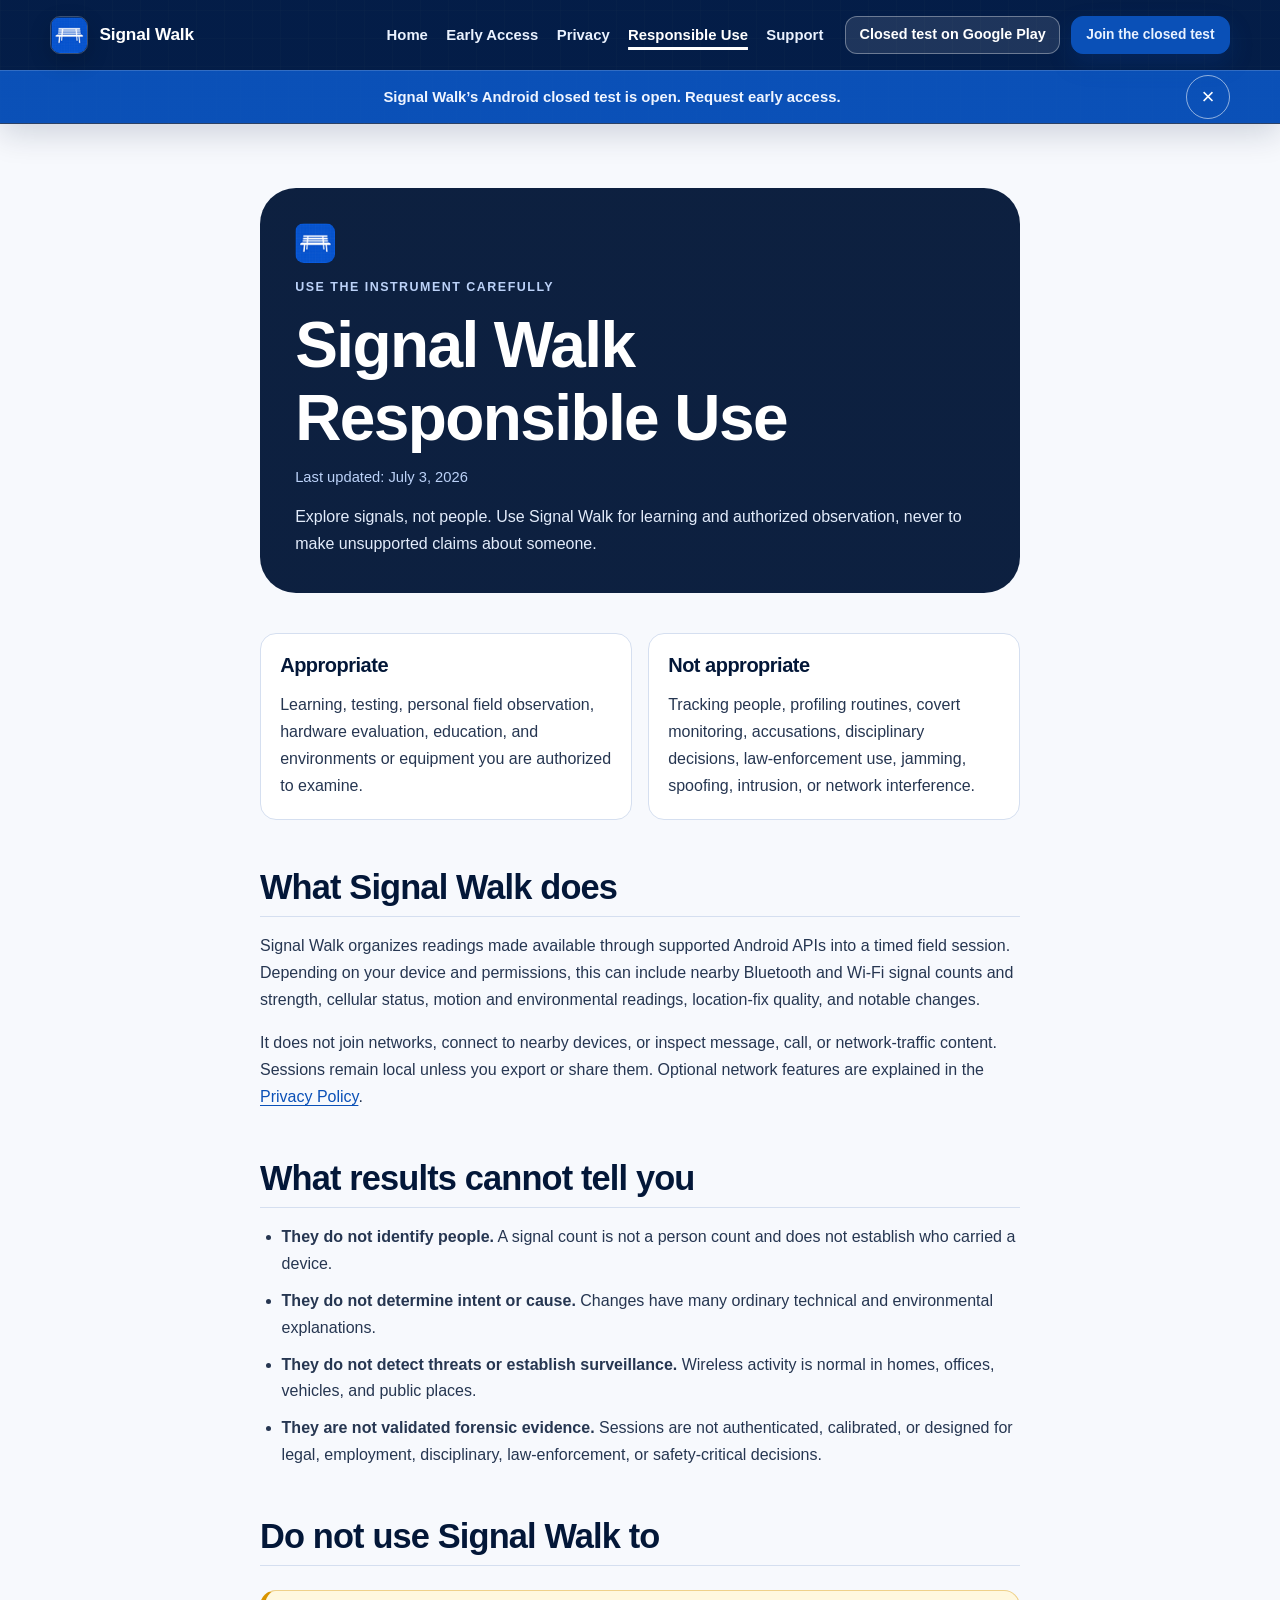
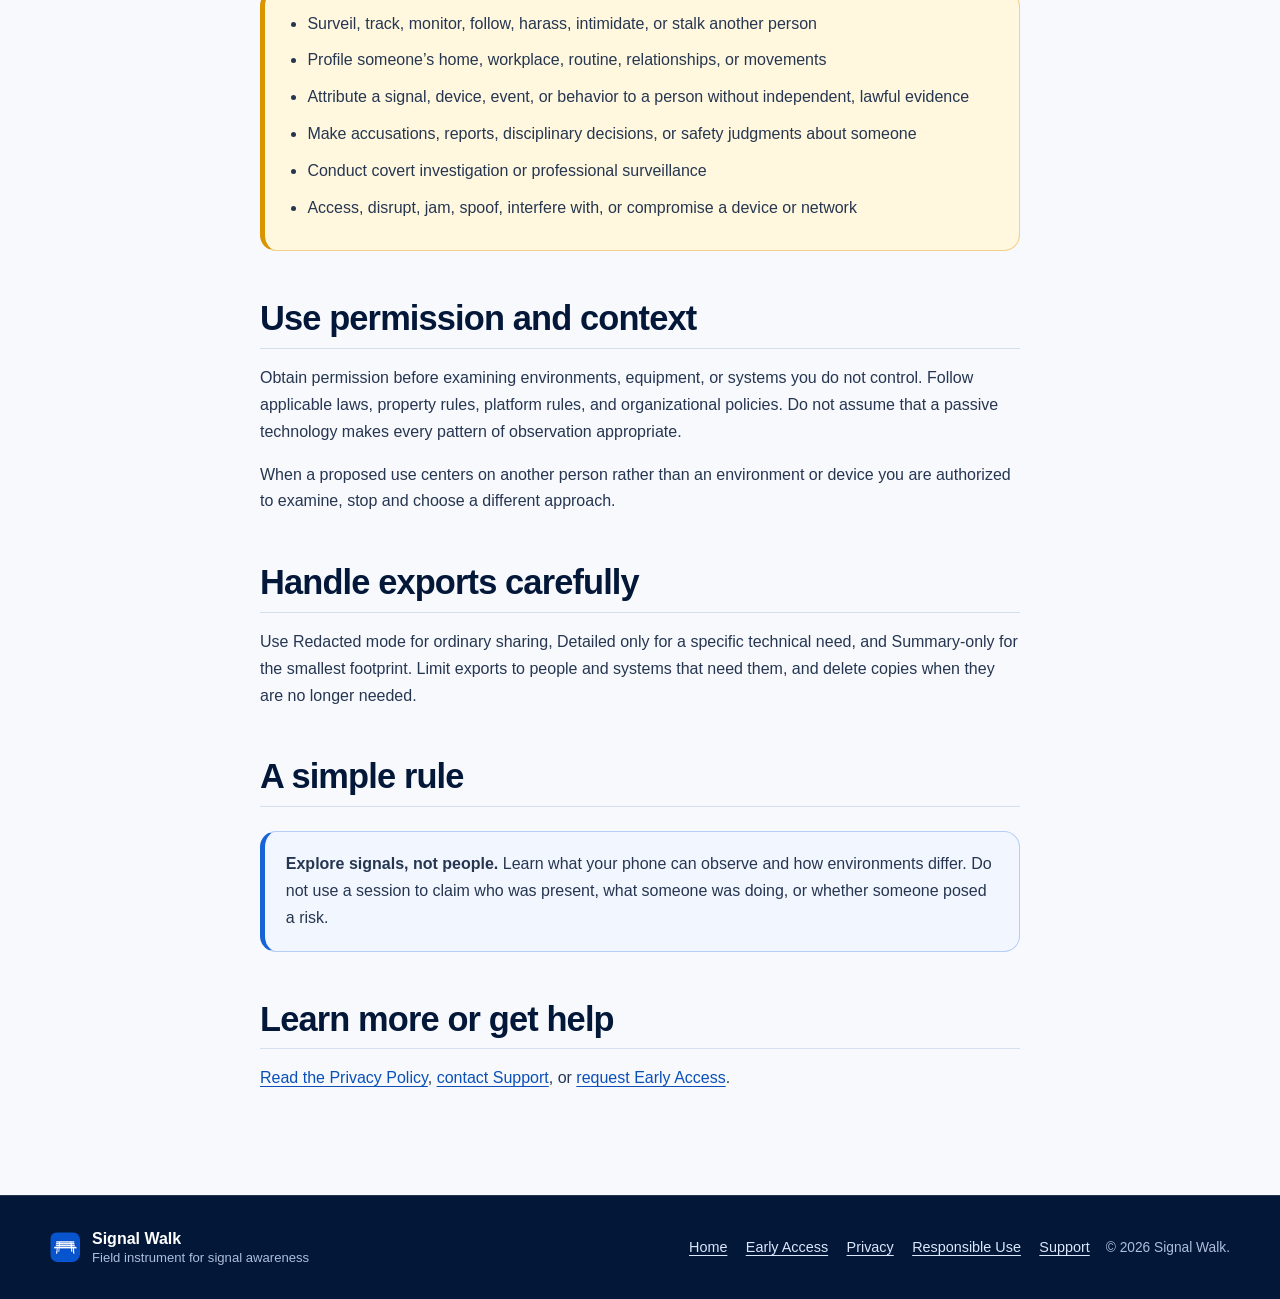
<file: responsible-use/index.html>
<!doctype html>
<html lang="en">
<head>
  <meta charset="utf-8"><meta name="viewport" content="width=device-width,initial-scale=1">
  <title>Signal Walk Responsible Use</title><meta name="description" content="Use Signal Walk for learning, authorized testing, and personal field observation—not identification, surveillance, threat detection, or interference.">
  <link rel="canonical" href="https://signalwalk.com/responsible-use/"><meta name="theme-color" content="#063d93"><link rel="icon" type="image/png" href="../icon-48.png"><link rel="apple-touch-icon" href="../icon-192.png"><link rel="stylesheet" href="../site-final.css">
  <meta property="og:type" content="website"><meta property="og:site_name" content="Signal Walk"><meta property="og:url" content="https://signalwalk.com/responsible-use/"><meta property="og:title" content="Signal Walk Responsible Use"><meta property="og:description" content="Explore signals, not people. Guidance for careful, authorized use."><meta property="og:image" content="https://signalwalk.com/social-card.jpg"><meta property="og:image:width" content="1024"><meta property="og:image:height" content="500"><meta property="og:image:alt" content="Signal Walk, an Android field instrument for signal awareness">
  <meta name="twitter:card" content="summary_large_image"><meta name="twitter:title" content="Signal Walk Responsible Use"><meta name="twitter:description" content="Explore signals, not people. Guidance for careful, authorized use."><meta name="twitter:image" content="https://signalwalk.com/social-card.jpg"><meta name="twitter:image:alt" content="Signal Walk, an Android field instrument for signal awareness">
</head>
<body>
<a class="skip-link" href="#main">Skip to content</a>
<header class="site-header"><div class="header-inner">
  <a class="brand" href="../" aria-label="Signal Walk home"><img class="mark" src="../icon-48.png" alt="" width="40" height="40"><span class="site-name">Signal Walk</span></a>
  <button class="nav-toggle" type="button" aria-expanded="false" aria-controls="site-nav" aria-label="Open navigation menu"><span class="bar"></span><span class="bar"></span><span class="bar"></span></button>
  <nav class="site-nav" id="site-nav" aria-label="Primary"><ul class="nav-links"><li><a href="../">Home</a></li><li><a href="../early-access/">Early Access</a></li><li><a href="../privacy/">Privacy</a></li><li><a href="./" aria-current="page">Responsible Use</a></li><li><a href="mailto:support@signalwalk.com">Support</a></li></ul><div class="header-actions"><span class="header-cta badge-soon">Closed test on Google Play</span><a class="button header-signup" href="../early-access/">Join the closed test</a></div></nav>
</div><div class="early-access-strip" data-announcement role="region" aria-label="Early access announcement"><div class="header-inner early-access-strip-inner"><a class="early-access-strip-text" href="../early-access/">Signal Walk’s Android closed test is open. Request early access.</a><button class="announcement-dismiss" data-dismiss-announcement type="button" aria-label="Dismiss early access announcement">&times;</button></div></div></header>
<main class="legal" id="main">
  <header class="legal-masthead"><img class="mark" src="../icon-48.png" alt="" width="40" height="40"><p class="eyebrow">Use the instrument carefully</p><h1>Signal Walk Responsible Use</h1><p class="updated">Last updated: July 3, 2026</p><p>Explore signals, not people. Use Signal Walk for learning and authorized observation, never to make unsupported claims about someone.</p></header>
  <div class="use-summary">
    <div><h2>Appropriate</h2><p>Learning, testing, personal field observation, hardware evaluation, education, and environments or equipment you are authorized to examine.</p></div>
    <div><h2>Not appropriate</h2><p>Tracking people, profiling routines, covert monitoring, accusations, disciplinary decisions, law-enforcement use, jamming, spoofing, intrusion, or network interference.</p></div>
  </div>
  <section id="what-it-does"><h2>What Signal Walk does</h2><p>Signal Walk organizes readings made available through supported Android APIs into a timed field session. Depending on your device and permissions, this can include nearby Bluetooth and Wi-Fi signal counts and strength, cellular status, motion and environmental readings, location-fix quality, and notable changes.</p><p>It does not join networks, connect to nearby devices, or inspect message, call, or network-traffic content. Sessions remain local unless you export or share them. Optional network features are explained in the <a href="../privacy/">Privacy Policy</a>.</p></section>
  <section id="limits"><h2>What results cannot tell you</h2><ul><li><strong>They do not identify people.</strong> A signal count is not a person count and does not establish who carried a device.</li><li><strong>They do not determine intent or cause.</strong> Changes have many ordinary technical and environmental explanations.</li><li><strong>They do not detect threats or establish surveillance.</strong> Wireless activity is normal in homes, offices, vehicles, and public places.</li><li><strong>They are not validated forensic evidence.</strong> Sessions are not authenticated, calibrated, or designed for legal, employment, disciplinary, law-enforcement, or safety-critical decisions.</li></ul></section>
  <section id="inappropriate"><h2>Do not use Signal Walk to</h2><div class="warning"><ul><li>Surveil, track, monitor, follow, harass, intimidate, or stalk another person</li><li>Profile someone’s home, workplace, routine, relationships, or movements</li><li>Attribute a signal, device, event, or behavior to a person without independent, lawful evidence</li><li>Make accusations, reports, disciplinary decisions, or safety judgments about someone</li><li>Conduct covert investigation or professional surveillance</li><li>Access, disrupt, jam, spoof, interfere with, or compromise a device or network</li></ul></div></section>
  <section id="permission"><h2>Use permission and context</h2><p>Obtain permission before examining environments, equipment, or systems you do not control. Follow applicable laws, property rules, platform rules, and organizational policies. Do not assume that a passive technology makes every pattern of observation appropriate.</p><p>When a proposed use centers on another person rather than an environment or device you are authorized to examine, stop and choose a different approach.</p></section>
  <section id="exports"><h2>Handle exports carefully</h2><p>Use Redacted mode for ordinary sharing, Detailed only for a specific technical need, and Summary-only for the smallest footprint. Limit exports to people and systems that need them, and delete copies when they are no longer needed.</p></section>
  <section id="rule"><h2>A simple rule</h2><div class="note"><p><strong>Explore signals, not people.</strong> Learn what your phone can observe and how environments differ. Do not use a session to claim who was present, what someone was doing, or whether someone posed a risk.</p></div></section>
  <section id="next"><h2>Learn more or get help</h2><p><a href="../privacy/">Read the Privacy Policy</a>, <a href="mailto:support@signalwalk.com">contact Support</a>, or <a href="../early-access/">request Early Access</a>.</p></section>
</main>
<footer class="site-footer"><div class="footer-inner"><div class="footer-brand"><img src="../icon-48.png" alt="" width="30" height="30"><div class="footer-brand-text"><strong>Signal Walk</strong><span>Field instrument for signal awareness</span></div></div><ul class="footer-links"><li><a href="../">Home</a></li><li><a href="../early-access/">Early Access</a></li><li><a href="../privacy/">Privacy</a></li><li><a href="./">Responsible Use</a></li><li><a href="mailto:support@signalwalk.com">Support</a></li></ul><p class="footer-copyright">&copy; 2026 Signal Walk.</p></div></footer>
<script src="../assets/site-final.js" defer></script>
</body></html>
</file>
<file: site-final.css>
@import url("style.css");

:root {
  --anchor-offset: 132px;
}

html { scroll-padding-top: var(--anchor-offset); }
[id] { scroll-margin-top: var(--anchor-offset); }
body.nav-open { overflow: auto; }

:focus-visible {
  outline: 3px solid #064fb5;
  outline-offset: 3px;
}

.site-header :focus-visible,
.site-footer :focus-visible,
.lightbox :focus-visible {
  outline-color: #b9d4ff;
  box-shadow: 0 0 0 2px #061b3d;
}

.mark { width: 40px; height: 40px; }
.site-header { position: sticky; top: 0; }
.nav-links a[aria-current="page"] {
  color: #fff;
  text-decoration: underline;
  text-decoration-thickness: 3px;
  text-underline-offset: 0.45rem;
}

.early-access-strip[hidden] { display: none; }
.early-access-strip-inner {
  display: grid;
  grid-template-columns: 1fr 44px;
  gap: .75rem;
}
.announcement-dismiss {
  display: grid;
  width: 44px;
  height: 44px;
  padding: 0;
  border: 1px solid rgba(255,255,255,.55);
  border-radius: 50%;
  place-items: center;
  background: transparent;
  color: #fff;
  font-size: 1.4rem;
  cursor: pointer;
}

.legal-masthead {
  display: grid;
  margin-bottom: 2.5rem;
  padding: clamp(1.35rem, 4vw, 2.2rem);
  border-radius: var(--radius-xl);
  background:
    linear-gradient(rgba(3,23,56,.96), rgba(3,23,56,.96)),
    repeating-linear-gradient(0deg, rgba(255,255,255,.07) 0 1px, transparent 1px 24px),
    repeating-linear-gradient(90deg, rgba(255,255,255,.07) 0 1px, transparent 1px 24px);
  color: #fff;
}
.legal-masthead .mark { margin-bottom: 1rem; border-radius: 9px; }
.legal-masthead h1 { color: #fff; margin-bottom: .65rem; }
.legal-masthead .eyebrow, .legal-masthead .updated { color: #bcd2f8; }
.legal-masthead p:last-child { max-width: 680px; margin-bottom: 0; color: #e3ecfb; }
.toc {
  margin: 0 0 2.5rem;
  padding: 1.2rem 1.4rem;
  border: 1px solid var(--line);
  border-radius: var(--radius-md);
  background: var(--surface-soft);
}
.toc h2 { margin-bottom: .75rem; font-size: 1.15rem; }
.toc ul { display: grid; margin: 0; padding-left: 1.2rem; gap: .35rem; grid-template-columns: repeat(2,minmax(0,1fr)); }

.use-summary {
  display: grid;
  gap: 1rem;
  grid-template-columns: repeat(2,minmax(0,1fr));
}
.use-summary > div {
  padding: 1.2rem;
  border: 1px solid var(--line);
  border-radius: var(--radius-md);
  background: #fff;
}
.use-summary h2 { font-size: 1.25rem; }

.early-access-page { max-width: 1080px; }
.early-access-hero {
  margin-bottom: 2rem;
  padding: clamp(2rem,6vw,4rem);
  border-radius: var(--radius-xl);
  background:
    linear-gradient(rgba(3,23,56,.95),rgba(3,23,56,.95)),
    repeating-linear-gradient(0deg,rgba(255,255,255,.07) 0 1px,transparent 1px 24px),
    repeating-linear-gradient(90deg,rgba(255,255,255,.07) 0 1px,transparent 1px 24px);
  color: #fff;
}
.early-access-hero h1 { color: #fff; }
.early-access-hero .eyebrow { color: #bcd2f8; }
.early-access-hero p:not(.eyebrow) { max-width: 760px; color: #e3ecfb; font-size: 1.12rem; }
.early-access-sections { display: grid; gap: 1rem; grid-template-columns: repeat(2,minmax(0,1fr)); }
.early-access-card {
  padding: clamp(1.25rem,3vw,2rem);
  border: 1px solid var(--line);
  border-radius: var(--radius-lg);
  background: #fff;
  box-shadow: var(--shadow-sm);
}
.early-access-card.full { grid-column: 1/-1; }
.privacy-callout {
  margin: 1.5rem 0;
  padding: 1.2rem;
  border-left: 5px solid var(--blue-600);
  background: var(--blue-050);
}
.template-field {
  width: 100%;
  min-height: 17rem;
  margin-top: 1rem;
  padding: 1rem;
  border: 1px solid var(--line-strong);
  border-radius: var(--radius-md);
  font: inherit;
}
.copy-status { min-height: 1.5em; color: var(--blue-800); font-weight: 700; }
.fallback-email { margin-bottom: 0; }

.lightbox { overflow: auto; max-height: 94dvh; }
.lightbox-inner { max-height: none; }
.lightbox img { max-height: min(72dvh, 900px); }

.not-found {
  min-height: 70vh;
  display: grid;
  place-items: center;
  text-align: center;
}

@media (max-width: 780px) {
  :root { --anchor-offset: 120px; }
  .site-nav.is-open { max-height: calc(100dvh - 64px); overflow-y: auto; }
  .toc ul, .use-summary, .early-access-sections { grid-template-columns: 1fr; }
  .early-access-strip-inner { grid-template-columns: 1fr 44px; }
}

@media (max-width: 560px) {
  .early-access-strip-text { font-size: .83rem; }
}
</file>
